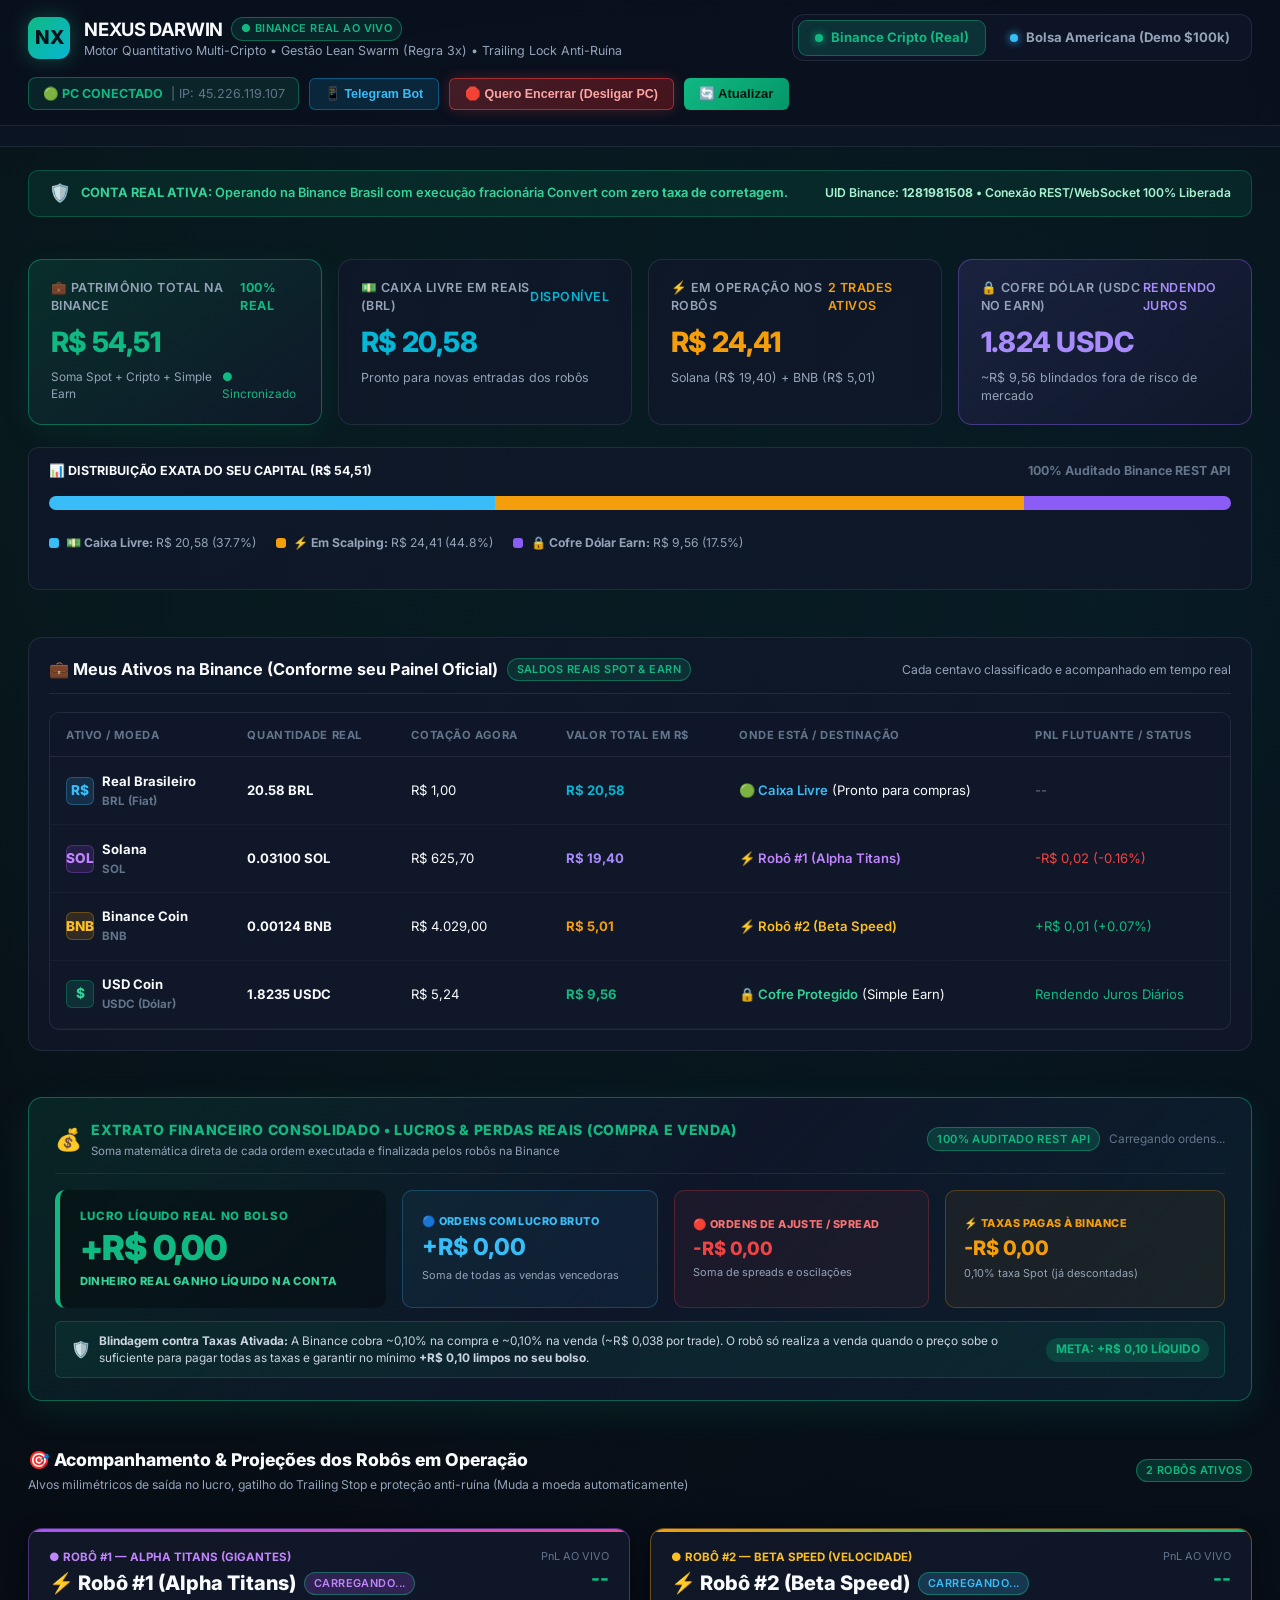
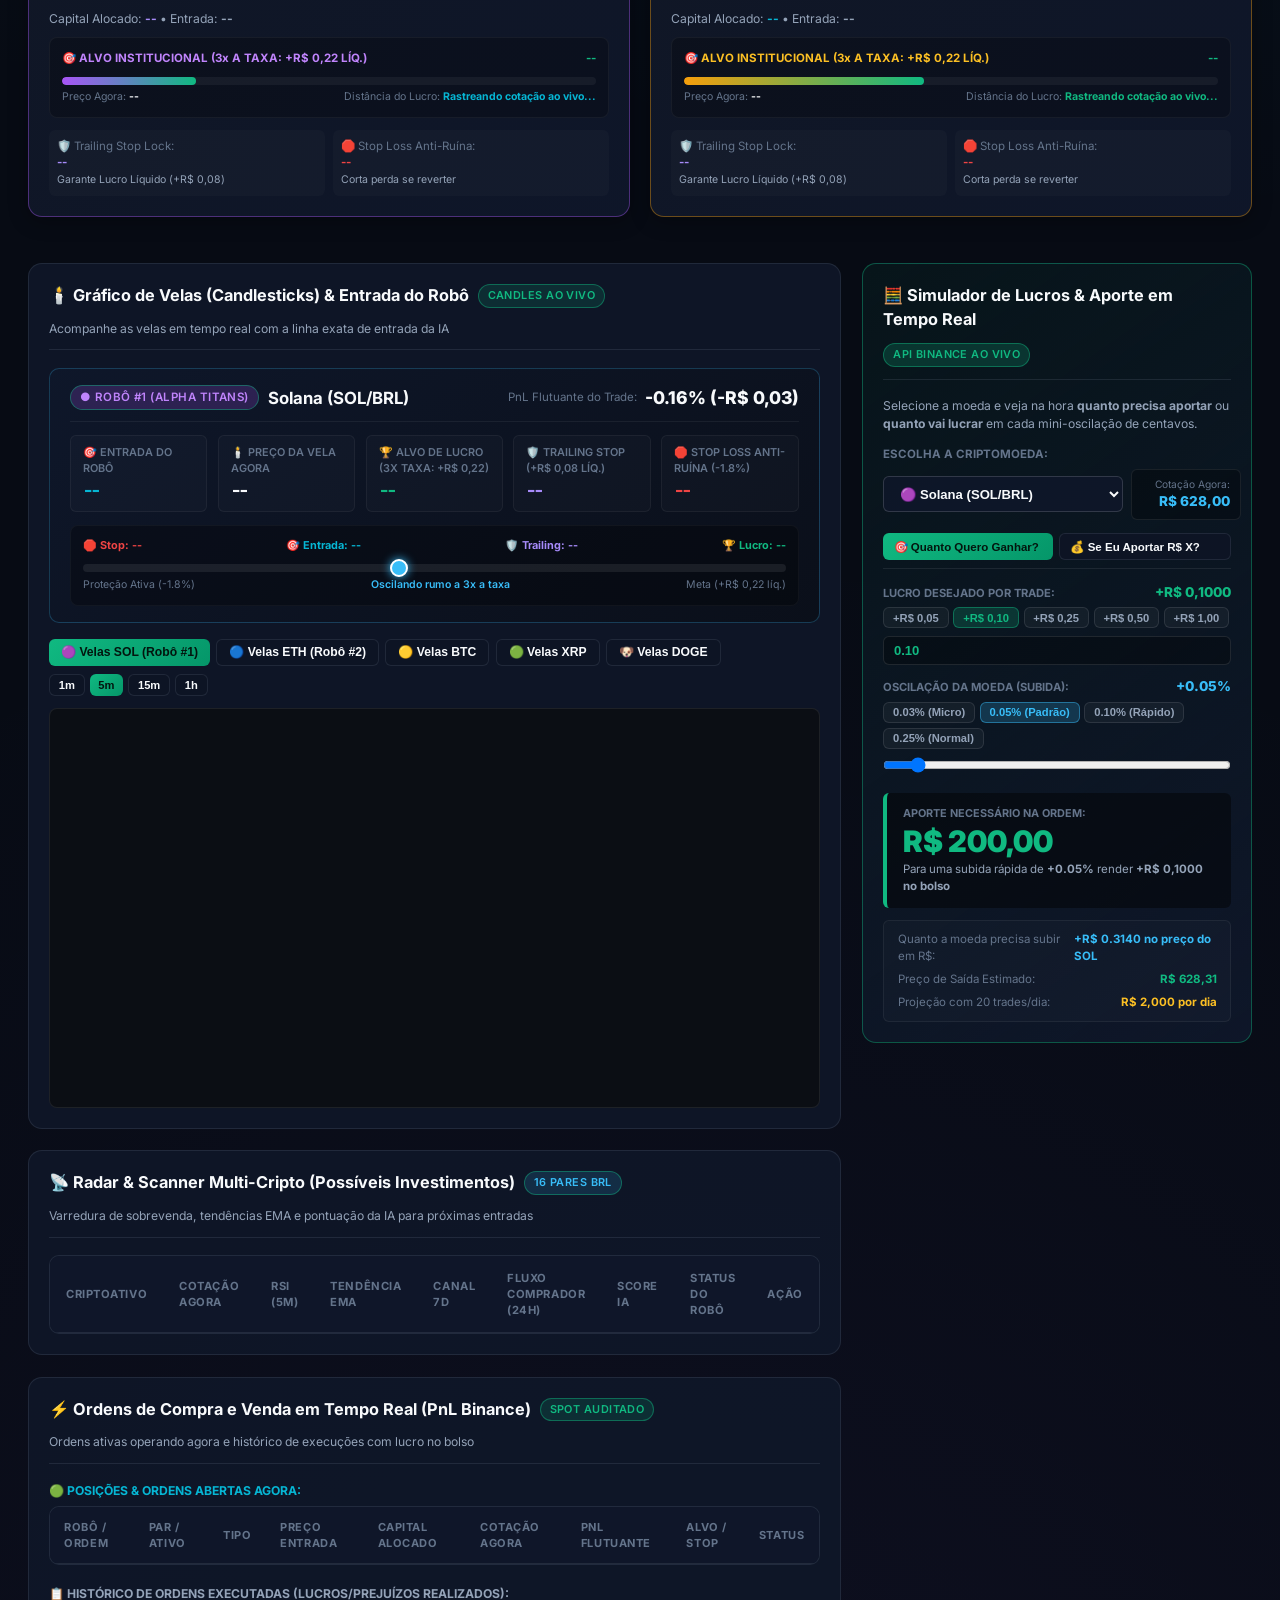
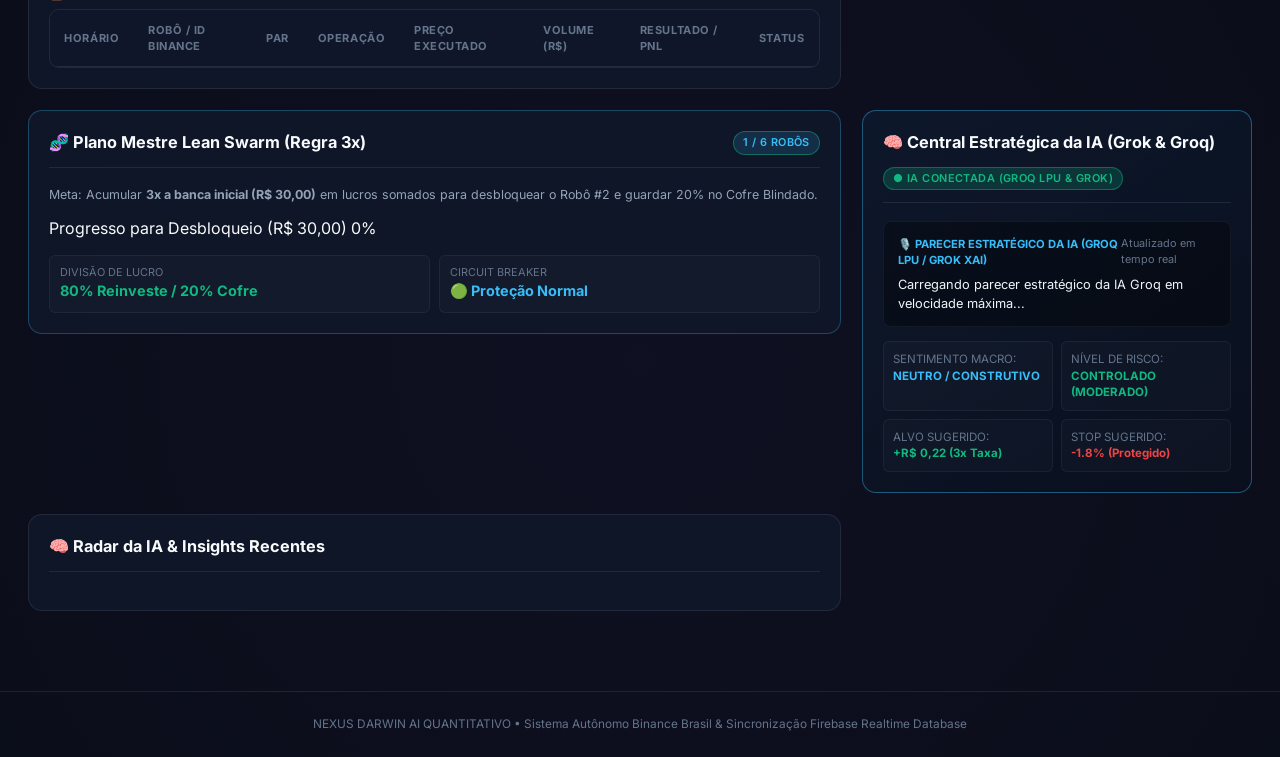
<file: index.html>
<!DOCTYPE html>
<html lang="pt-BR">
<head>
  <meta charset="UTF-8" />
  <meta name="viewport" content="width=device-width, initial-scale=1.0" />
  <title>NEXUS DARWIN — Terminal Quantitativo Binance Real</title>
  <link rel="stylesheet" href="styles.css?v=4.0.0" />
  <link rel="preconnect" href="https://fonts.googleapis.com">
  <link rel="preconnect" href="https://fonts.gstatic.com" crossorigin>
  <link href="https://fonts.googleapis.com/css2?family=Inter:wght@400;500;600;700;800&family=JetBrains+Mono:wght@400;600;700&display=swap" rel="stylesheet">
</head>
<body>

  <!-- Barra de Topo com Navegação entre Ambientes -->
  <header class="top-navbar">
    <div class="brand-area">
      <div class="brand-logo">NX</div>
      <div class="brand-title">
        <h1>
          NEXUS DARWIN
          <span class="badge-live" id="engineStatusBadge">● BINANCE REAL AO VIVO</span>
        </h1>
        <div class="brand-subtitle">
          Motor Quantitativo Multi-Cripto • Gestão Lean Swarm (Regra 3x) • Trailing Lock Anti-Ruína
        </div>
      </div>
    </div>

    <!-- Seletor de Ambiente: Binance Real vs Bolsa Americana Demo -->
    <nav class="nav-switcher-bar" aria-label="Ambientes de Operação">
      <a href="index.html" class="nav-tab-link active-real" title="Operação com Dinheiro Real na Binance">
        <span class="pulse-dot pulse-green"></span>
        <span>Binance Cripto (Real)</span>
      </a>
      <a href="alpaca.html" class="nav-tab-link" title="Simulador Demo Paper Trading na Bolsa Americana">
        <span class="pulse-dot pulse-blue"></span>
        <span>Bolsa Americana (Demo $100k)</span>
      </a>
    </nav>

    <!-- Status de Rede & Ações Rápidas -->
    <div class="controls-group">
      <div style="display: flex; align-items: center; gap: 0.5rem; background: rgba(16, 185, 129, 0.12); padding: 0.4rem 0.85rem; border-radius: 8px; border: 1px solid rgba(16, 185, 129, 0.4); font-size: 0.78rem;">
        <span style="color: #10b981; font-weight: 700;">🟢 PC CONECTADO</span>
        <span style="color: var(--text-muted);">| IP: 45.226.119.107</span>
      </div>

      <button class="btn" style="background: rgba(14, 165, 233, 0.15); border: 1px solid rgba(14, 165, 233, 0.4); color: #38bdf8; font-weight: 700; font-size: 0.78rem; padding: 0.45rem 0.95rem; border-radius: var(--radius-sm); cursor: pointer; display: inline-flex; align-items: center; gap: 0.45rem;" id="btnTelegramModal" onclick="openTelegramModal()" title="Configurar Alertas e Controle Remoto no Celular via Telegram">
        📱 Telegram Bot
      </button>

      <button class="btn btn-shutdown-action" id="btnSafeShutdown" onclick="openSafeShutdownModal()" title="Encerrar operações sem perdas e autorizar desligamento seguro do PC">
        🛑 Quero Encerrar (Desligar PC)
      </button>

      <button class="btn btn-primary" id="btnRefreshRealState" onclick="location.reload()" title="Atualizar dados em tempo real">
        🔄 Atualizar
      </button>
    </div>
  </header>

  <!-- Faixa de Cotações Ao Vivo da Binance -->
  <div class="market-ticker-strip" id="marketTickerStrip">
    <!-- Preenchido dinamicamente pelo app.js -->
  </div>

  <main class="dashboard-container">

    <!-- Banner Informativo do Ambiente -->
    <div class="environment-banner env-real">
      <div style="display: flex; align-items: center; gap: 0.6rem;">
        <span style="font-size: 1.1rem;">🛡️</span>
        <span><strong>CONTA REAL ATIVA:</strong> Operando na Binance Brasil com execução fracionária Convert com <strong>zero taxa de corretagem</strong>.</span>
      </div>
      <div style="font-size: 0.76rem; color: #a7f3d0;">
        UID Binance: <strong>1281981508</strong> • Conexão REST/WebSocket 100% Liberada
      </div>
    </div>

    <!-- 4 CARDS DE SALDO OFICIAL (SOMA, CAIXA, CRIPTO E COFRE) -->
    <section class="kpi-grid">
      <!-- 1. Patrimônio Total Real -->
      <div class="kpi-card vault-highlight">
        <div class="kpi-header">
          <span>💼 Patrimônio Total na Binance</span>
          <span class="text-emerald" style="font-weight: 700;">100% REAL</span>
        </div>
        <div class="kpi-value text-emerald" id="realTotalBalanceBrl">R$ 54,51</div>
        <div class="kpi-sub" style="display: flex; justify-content: space-between; font-size: 0.74rem; margin-top: 0.25rem;">
          <span>Soma Spot + Cripto + Simple Earn</span>
          <span style="color: #10b981;">● Sincronizado</span>
        </div>
      </div>

      <!-- 2. Reais Livres p/ Compras -->
      <div class="kpi-card">
        <div class="kpi-header">
          <span>💵 Caixa Livre em Reais (BRL)</span>
          <span class="text-cyan">DISPONÍVEL</span>
        </div>
        <div class="kpi-value text-cyan" id="realFreeBrl">R$ 20,58</div>
        <div class="kpi-sub">
          <span>Pronto para novas entradas dos robôs</span>
        </div>
      </div>

      <!-- 3. Cripto em Operação (Scalping) -->
      <div class="kpi-card">
        <div class="kpi-header">
          <span>⚡ Em Operação nos Robôs</span>
          <span class="text-amber" id="posHeaderBadge">2 TRADES ATIVOS</span>
        </div>
        <div class="kpi-value text-amber" id="realCryptoHeldBrl">R$ 24,41</div>
        <div class="kpi-sub">
          <span id="realCryptoHeldDetails">Solana (R$ 19,40) + BNB (R$ 5,01)</span>
        </div>
      </div>

      <!-- 4. Cofre Blindado em Dólar Digital -->
      <div class="kpi-card hive-highlight">
        <div class="kpi-header">
          <span>🔒 Cofre Dólar (USDC no Earn)</span>
          <span class="text-purple">RENDENDO JUROS</span>
        </div>
        <div class="kpi-value text-purple" id="realUsdcBrl">1.824 USDC</div>
        <div class="kpi-sub">
          <span>~R$ 9,56 blindados fora de risco de mercado</span>
        </div>
      </div>
    </section>

    <!-- BARRA VISUAL DE DISTRIBUIÇÃO DO PATRIMÔNIO (ONDE ESTÁ CADA CENTAVO) -->
    <div style="background: var(--bg-card); padding: 0.85rem 1.25rem; border-radius: var(--radius-md); border: 1px solid var(--border-subtle); margin-bottom: 1.5rem;">
      <div style="display: flex; justify-content: space-between; align-items: center; font-size: 0.78rem; font-weight: 700;">
        <span style="color: var(--text-primary);">📊 DISTRIBUIÇÃO EXATA DO SEU CAPITAL (R$ 54,51)</span>
        <span style="color: var(--text-muted);">100% Auditado Binance REST API</span>
      </div>
      <div class="capital-breakdown-bar">
        <div class="breakdown-segment seg-cash" id="segCash" style="width: 37.7%;" title="Caixa Livre: R$ 20,58"></div>
        <div class="breakdown-segment seg-trade" id="segTrade" style="width: 44.8%;" title="Em Operação: R$ 24,41"></div>
        <div class="breakdown-segment seg-vault" id="segVault" style="width: 17.5%;" title="Cofre Dólar: R$ 9,56"></div>
      </div>
      <div class="breakdown-legend">
        <div class="legend-item"><span class="legend-dot" style="background: #38bdf8;"></span><span>💵 <strong>Caixa Livre:</strong> <span id="legCashVal">R$ 20,58</span> (37.7%)</span></div>
        <div class="legend-item"><span class="legend-dot" style="background: #f59e0b;"></span><span>⚡ <strong>Em Scalping:</strong> <span id="legTradeVal">R$ 24,41</span> (44.8%)</span></div>
        <div class="legend-item"><span class="legend-dot" style="background: #8b5cf6;"></span><span>🔒 <strong>Cofre Dólar Earn:</strong> <span id="legVaultVal">R$ 9,56</span> (17.5%)</span></div>
      </div>
    </div>

    <!-- SEÇÃO: MEUS ATIVOS NA BINANCE (IDÊNTICO AO SEU EXTRATO OFICIAL) -->
    <section class="section-panel" style="margin-bottom: 1.5rem;">
      <div class="section-header">
        <div class="section-title">
          <span>💼 Meus Ativos na Binance (Conforme seu Painel Oficial)</span>
          <span class="badge-live" style="background: rgba(16, 185, 129, 0.15); color: #10b981;">SALDOS REAIS SPOT & EARN</span>
        </div>
        <div style="font-size: 0.76rem; color: var(--text-secondary);">
          Cada centavo classificado e acompanhado em tempo real
        </div>
      </div>

      <div class="assets-table-wrapper">
        <table class="assets-table">
          <thead>
            <tr>
              <th>Ativo / Moeda</th>
              <th>Quantidade Real</th>
              <th>Cotação Agora</th>
              <th>Valor Total em R$</th>
              <th>Onde Está / Destinação</th>
              <th>PnL Flutuante / Status</th>
            </tr>
          </thead>
          <tbody id="assetsTableBody">
            <!-- Preenchido dinamicamente pelo app.js com os dados reais -->
            <tr>
              <td>
                <div class="asset-chip">
                  <div class="asset-icon-box icon-brl">R$</div>
                  <div><strong>Real Brasileiro</strong><br><span style="color: var(--text-muted); font-size: 0.72rem;">BRL (Fiat)</span></div>
                </div>
              </td>
              <td><strong>20.58 BRL</strong></td>
              <td>R$ 1,00</td>
              <td><strong class="text-cyan">R$ 20,58</strong></td>
              <td><span style="color: #38bdf8; font-weight: 600;">🟢 Caixa Livre</span> (Pronto para compras)</td>
              <td><span style="color: var(--text-muted);">--</span></td>
            </tr>
            <tr>
              <td>
                <div class="asset-chip">
                  <div class="asset-icon-box icon-sol">SOL</div>
                  <div><strong>Solana</strong><br><span style="color: var(--text-muted); font-size: 0.72rem;">SOL</span></div>
                </div>
              </td>
              <td><strong>0.03100 SOL</strong></td>
              <td>R$ 625,70</td>
              <td><strong class="text-purple">R$ 19,40</strong></td>
              <td><span style="color: #c084fc; font-weight: 600;">⚡ Robô #1 (Alpha Titans)</span></td>
              <td><span style="color: #ef4444;" id="solPnlBadge">-R$ 0,02 (-0.16%)</span></td>
            </tr>
            <tr>
              <td>
                <div class="asset-chip">
                  <div class="asset-icon-box icon-bnb">BNB</div>
                  <div><strong>Binance Coin</strong><br><span style="color: var(--text-muted); font-size: 0.72rem;">BNB</span></div>
                </div>
              </td>
              <td><strong>0.00124 BNB</strong></td>
              <td>R$ 4.029,00</td>
              <td><strong class="text-amber">R$ 5,01</strong></td>
              <td><span style="color: #fbbf24; font-weight: 600;">⚡ Robô #2 (Beta Speed)</span></td>
              <td><span style="color: #10b981;" id="bnbPnlBadge">+R$ 0,01 (+0.07%)</span></td>
            </tr>
            <tr>
              <td>
                <div class="asset-chip">
                  <div class="asset-icon-box icon-usdc">$</div>
                  <div><strong>USD Coin</strong><br><span style="color: var(--text-muted); font-size: 0.72rem;">USDC (Dólar)</span></div>
                </div>
              </td>
              <td><strong>1.8235 USDC</strong></td>
              <td>R$ 5,24</td>
              <td><strong class="text-emerald">R$ 9,56</strong></td>
              <td><span style="color: #34d399; font-weight: 600;">🔒 Cofre Protegido</span> (Simple Earn)</td>
              <td><span style="color: #10b981;">Rendendo Juros Diários</span></td>
            </tr>
          </tbody>
        </table>
      </div>
    </section>

    <!-- ===================================================================== -->
    <!-- CARD MESTRE CONSOLIDADO: LUCRO LÍQUIDO REALIZADO (COMPRAS & VENDAS)  -->
    <!-- ===================================================================== -->
    <section class="net-profit-card" style="background: linear-gradient(135deg, rgba(16, 185, 129, 0.12) 0%, rgba(15, 23, 42, 0.95) 50%, rgba(56, 189, 248, 0.08) 100%); border: 1.5px solid rgba(16, 185, 129, 0.45); border-radius: var(--radius-lg); padding: 1.35rem 1.6rem; margin-bottom: 1.5rem; box-shadow: 0 10px 35px rgba(16, 185, 129, 0.12);">
      <div style="display: flex; justify-content: space-between; align-items: center; flex-wrap: wrap; gap: 0.75rem; border-bottom: 1px solid rgba(255, 255, 255, 0.08); padding-bottom: 0.85rem; margin-bottom: 1rem;">
        <div style="display: flex; align-items: center; gap: 0.6rem;">
          <span style="font-size: 1.35rem;">💰</span>
          <div>
            <div style="font-size: 0.88rem; font-weight: 800; color: #10b981; text-transform: uppercase; letter-spacing: 0.05em;">
              EXTRATO FINANCEIRO CONSOLIDADO • LUCROS & PERDAS REAIS (COMPRA E VENDA)
            </div>
            <div style="font-size: 0.72rem; color: var(--text-secondary); margin-top: 0.15rem;">
              Soma matemática direta de cada ordem executada e finalizada pelos robôs na Binance
            </div>
          </div>
        </div>
        <div style="display: flex; align-items: center; gap: 0.6rem;">
          <span class="badge-live" style="background: rgba(16, 185, 129, 0.2); color: #10b981; font-size: 0.70rem;">100% AUDITADO REST API</span>
          <span style="font-size: 0.74rem; color: var(--text-muted);" id="consolidatedTradesBadge">Carregando ordens...</span>
        </div>
      </div>

      <div style="display: grid; grid-template-columns: 1.3fr 1fr 1fr 1.1fr; gap: 1rem; align-items: stretch;" class="profit-summary-grid">
        
        <!-- 1. RESULTADO LÍQUIDO: GRANDE, VERDE, CAIXA ALTA -->
        <div style="background: rgba(0, 0, 0, 0.35); padding: 1.15rem 1.25rem; border-radius: var(--radius-md); border-left: 5px solid #10b981; display: flex; flex-direction: column; justify-content: center;">
          <div style="font-size: 0.72rem; color: #10b981; font-weight: 800; text-transform: uppercase; letter-spacing: 0.06em; margin-bottom: 0.25rem;">
            LUCRO LÍQUIDO REAL NO BOLSO
          </div>
          <div id="netProfitDisplay" style="font-size: 2.15rem; font-weight: 900; color: #10b981; line-height: 1.1; letter-spacing: -0.02em;">
            +R$ 0,00
          </div>
          <div style="font-size: 0.70rem; font-weight: 800; color: #34d399; margin-top: 0.4rem; text-transform: uppercase; letter-spacing: 0.04em;" id="netProfitStatusText">
            DINHEIRO REAL GANHO LÍQUIDO NA CONTA
          </div>
        </div>

        <!-- 2. ORDENS SOMADAS EM AZUL POSITIVO -->
        <div style="background: rgba(56, 189, 248, 0.06); padding: 1.1rem 1.15rem; border-radius: var(--radius-md); border: 1px solid rgba(56, 189, 248, 0.25); display: flex; flex-direction: column; justify-content: center;">
          <div style="font-size: 0.68rem; color: #38bdf8; font-weight: 800; text-transform: uppercase; letter-spacing: 0.04em; margin-bottom: 0.25rem;">
            🔵 ORDENS COM LUCRO BRUTO
          </div>
          <div id="positiveOrdersDisplay" style="font-size: 1.45rem; font-weight: 800; color: #38bdf8; line-height: 1.2;">
            +R$ 0,00
          </div>
          <div style="font-size: 0.68rem; color: #94a3b8; margin-top: 0.35rem;" id="positiveOrdersDetails">
            Soma de todas as vendas vencedoras
          </div>
        </div>

        <!-- 3. ORDENS SOMADAS EM VERMELHO PEQUENO -->
        <div style="background: rgba(239, 68, 68, 0.06); padding: 1.1rem 1.15rem; border-radius: var(--radius-md); border: 1px solid rgba(239, 68, 68, 0.25); display: flex; flex-direction: column; justify-content: center;">
          <div style="font-size: 0.68rem; color: #f87171; font-weight: 800; text-transform: uppercase; letter-spacing: 0.04em; margin-bottom: 0.25rem;">
            🔴 ORDENS DE AJUSTE / SPREAD
          </div>
          <div id="negativeOrdersDisplay" style="font-size: 1.15rem; font-weight: 800; color: #ef4444; line-height: 1.2;">
            -R$ 0,00
          </div>
          <div style="font-size: 0.68rem; color: #94a3b8; margin-top: 0.35rem;" id="negativeOrdersDetails">
            Soma de spreads e oscilações
          </div>
        </div>

        <!-- 4. TAXAS DE CORRETAGEM DA BINANCE (TRANSPARÊNCIA TOTAL) -->
        <div style="background: rgba(245, 158, 11, 0.06); padding: 1.1rem 1.15rem; border-radius: var(--radius-md); border: 1px solid rgba(245, 158, 11, 0.25); display: flex; flex-direction: column; justify-content: center;">
          <div style="font-size: 0.68rem; color: #f59e0b; font-weight: 800; text-transform: uppercase; letter-spacing: 0.04em; margin-bottom: 0.25rem;">
            ⚡ TAXAS PAGAS À BINANCE
          </div>
          <div id="binanceFeesDisplay" style="font-size: 1.25rem; font-weight: 800; color: #f59e0b; line-height: 1.2;">
            -R$ 0,00
          </div>
          <div style="font-size: 0.68rem; color: #94a3b8; margin-top: 0.35rem;" id="binanceFeesDetails">
            0,10% taxa Spot (já descontadas)
          </div>
        </div>

      </div>

      <!-- AVISO DE TRANSPARÊNCIA DE TAXAS & ALVO DE +R$ 0,10 -->
      <div style="margin-top: 0.85rem; padding: 0.65rem 0.95rem; background: rgba(16, 185, 129, 0.08); border: 1px solid rgba(16, 185, 129, 0.25); border-radius: var(--radius-sm); display: flex; align-items: center; justify-content: space-between; font-size: 0.74rem;">
        <div style="color: #cbd5e1; display: flex; align-items: center; gap: 0.5rem;">
          <span style="font-size: 1rem;">🛡️</span>
          <span><strong>Blindagem contra Taxas Ativada:</strong> A Binance cobra ~0,10% na compra e ~0,10% na venda (~R$ 0,038 por trade). O robô só realiza a venda quando o preço sobe o suficiente para pagar todas as taxas e garantir no mínimo <strong>+R$ 0,10 limpos no seu bolso</strong>.</span>
        </div>
        <span style="background: rgba(16, 185, 129, 0.2); color: #10b981; font-weight: 700; padding: 0.2rem 0.6rem; border-radius: 999px; white-space: nowrap;">META: +R$ 0,10 LÍQUIDO</span>
      </div>
    </section>

    <!-- SEÇÃO: ACOMPANHAMENTO DOS 2 ROBÔS COM PROJEÇÃO E METAS DE LUCRO -->
    <div style="margin-bottom: 0.75rem; display: flex; justify-content: space-between; align-items: center;">
      <div>
        <h2 style="font-size: 1.1rem; font-weight: 800; color: var(--text-primary); margin: 0;">
          🎯 Acompanhamento & Projeções dos Robôs em Operação
        </h2>
        <div style="font-size: 0.76rem; color: var(--text-secondary); margin-top: 0.2rem;">
          Alvos milimétricos de saída no lucro, gatilho do Trailing Stop e proteção anti-ruína (Muda a moeda automaticamente)
        </div>
      </div>
      <span class="badge-live" style="background: rgba(16, 185, 129, 0.2); color: #10b981;">2 ROBÔS ATIVOS</span>
    </div>

    <div class="dual-bots-grid">
      <!-- CARD ROBÔ #1: ALPHA TITANS (DINÂMICO) -->
      <div class="bot-projection-card bot-alpha">
        <div style="display: flex; justify-content: space-between; align-items: flex-start; margin-bottom: 0.75rem;">
          <div>
            <div style="font-size: 0.72rem; color: #c084fc; font-weight: 700; text-transform: uppercase;">
              ● ROBÔ #1 — ALPHA TITANS (GIGANTES)
            </div>
            <div style="font-size: 1.25rem; font-weight: 800; display: flex; align-items: center; gap: 0.5rem; margin-top: 0.2rem;">
              <span id="alphaAssetTitle">⚡ Robô #1 (Alpha Titans)</span>
              <span class="badge-live" style="background: rgba(168, 85, 247, 0.2); color: #c084fc;" id="alphaStatusBadge">CARREGANDO...</span>
            </div>
          </div>
          <div style="text-align: right;">
            <div style="font-size: 0.68rem; color: var(--text-muted);">PnL AO VIVO</div>
            <div style="font-size: 1.2rem; font-weight: 800; color: #10b981;" id="alphaLivePnL">--</div>
          </div>
        </div>

        <div style="font-size: 0.76rem; color: var(--text-secondary); margin-bottom: 0.6rem;" id="alphaAllocatedDetails">
          Capital Alocado: <strong class="text-purple">--</strong> • Entrada: <strong id="alphaEntryPrice">--</strong>
        </div>

        <!-- Termômetro de Projeção até a Venda no Lucro -->
        <div style="background: rgba(0,0,0,0.25); padding: 0.75rem; border-radius: 8px; border: 1px solid rgba(255,255,255,0.05); margin-bottom: 0.75rem;">
          <div style="display: flex; justify-content: space-between; font-size: 0.72rem; font-weight: 700;">
            <span style="color: #c084fc;">🎯 ALVO INSTITUCIONAL (3x A TAXA: +R$ 0,22 LÍQ.)</span>
            <span class="text-emerald" id="alphaTargetPrice">--</span>
          </div>
          <div class="target-progress-track">
            <div class="target-progress-fill" id="alphaProgressFill" style="width: 25%; background: linear-gradient(90deg, #a855f7, #10b981);"></div>
          </div>
          <div style="display: flex; justify-content: space-between; font-size: 0.66rem; color: var(--text-muted); margin-top: 0.3rem;">
            <span>Preço Agora: <strong id="alphaCurrentPrice" style="color: #f8fafc;">--</strong></span>
            <span>Distância do Lucro: <strong class="text-cyan" id="alphaDistTarget">Rastreando cotação ao vivo...</strong></span>
          </div>
        </div>

        <!-- Gatilhos Técnicos de Proteção -->
        <div style="display: grid; grid-template-columns: 1fr 1fr; gap: 0.5rem; font-size: 0.72rem;">
          <div style="background: rgba(255,255,255,0.02); padding: 0.5rem; border-radius: 6px;">
            <span style="color: var(--text-muted);">🛡️ Trailing Stop Lock:</span><br>
            <strong class="text-purple" id="alphaTrailingPrice">--</strong><br>
            <span style="font-size: 0.66rem; color: var(--text-secondary);">Garante Lucro Líquido (+R$ 0,08)</span>
          </div>
          <div style="background: rgba(255,255,255,0.02); padding: 0.5rem; border-radius: 6px;">
            <span style="color: var(--text-muted);">🛑 Stop Loss Anti-Ruína:</span><br>
            <strong class="text-red" id="alphaStopPrice">--</strong><br>
            <span style="font-size: 0.66rem; color: var(--text-secondary);">Corta perda se reverter</span>
          </div>
        </div>
      </div>

      <!-- CARD ROBÔ #2: BETA SPEED (VELOCIDADE) -->
      <div class="bot-projection-card bot-beta">
        <div style="display: flex; justify-content: space-between; align-items: flex-start; margin-bottom: 0.75rem;">
          <div>
            <div style="font-size: 0.72rem; color: #fbbf24; font-weight: 700; text-transform: uppercase;">
              ● ROBÔ #2 — BETA SPEED (VELOCIDADE)
            </div>
            <div style="font-size: 1.25rem; font-weight: 800; display: flex; align-items: center; gap: 0.5rem; margin-top: 0.2rem;">
              <span id="betaAssetTitle">⚡ Robô #2 (Beta Speed)</span>
              <span class="badge-live" style="background: rgba(56, 189, 248, 0.2); color: #38bdf8;" id="betaStatusBadge">CARREGANDO...</span>
            </div>
          </div>
          <div style="text-align: right;">
            <div style="font-size: 0.68rem; color: var(--text-muted);">PnL AO VIVO</div>
            <div style="font-size: 1.2rem; font-weight: 800; color: #10b981;" id="betaLivePnL">--</div>
          </div>
        </div>

        <div style="font-size: 0.76rem; color: var(--text-secondary); margin-bottom: 0.6rem;" id="betaAllocatedDetails">
          Capital Alocado: <strong class="text-cyan">--</strong> • Entrada: <strong id="betaEntryPrice">--</strong>
        </div>

        <!-- Termômetro de Projeção até a Venda no Lucro -->
        <div style="background: rgba(0,0,0,0.25); padding: 0.75rem; border-radius: 8px; border: 1px solid rgba(255,255,255,0.05); margin-bottom: 0.75rem;">
          <div style="display: flex; justify-content: space-between; font-size: 0.72rem; font-weight: 700;">
            <span style="color: #fbbf24;">🎯 ALVO INSTITUCIONAL (3x A TAXA: +R$ 0,22 LÍQ.)</span>
            <span class="text-emerald" id="betaTargetPrice">--</span>
          </div>
          <div class="target-progress-track">
            <div class="target-progress-fill" id="betaProgressFill" style="width: 45%; background: linear-gradient(90deg, #f59e0b, #10b981);"></div>
          </div>
          <div style="display: flex; justify-content: space-between; font-size: 0.66rem; color: var(--text-muted); margin-top: 0.3rem;">
            <span>Preço Agora: <strong id="betaCurrentPrice" style="color: #f8fafc;">--</strong></span>
            <span>Distância do Lucro: <strong class="text-emerald" id="betaDistTarget">Rastreando cotação ao vivo...</strong></span>
          </div>
        </div>

        <!-- Gatilhos Técnicos de Proteção -->
        <div style="display: grid; grid-template-columns: 1fr 1fr; gap: 0.5rem; font-size: 0.72rem;">
          <div style="background: rgba(255,255,255,0.02); padding: 0.5rem; border-radius: 6px;">
            <span style="color: var(--text-muted);">🛡️ Trailing Stop Lock:</span><br>
            <strong class="text-purple" id="betaTrailingPrice">--</strong><br>
            <span style="font-size: 0.66rem; color: var(--text-secondary);">Garante Lucro Líquido (+R$ 0,08)</span>
          </div>
          <div style="background: rgba(255,255,255,0.02); padding: 0.5rem; border-radius: 6px;">
            <span style="color: var(--text-muted);">🛑 Stop Loss Anti-Ruína:</span><br>
            <strong class="text-red" id="betaStopPrice">--</strong><br>
            <span style="font-size: 0.66rem; color: var(--text-secondary);">Corta perda se reverter</span>
          </div>
        </div>
      </div>
    </div>

    <!-- GRID DE TRABALHO: GRÁFICO + PAINEL DE ESCALA LEAN SWARM -->
    <div class="main-workspace-grid">

      <!-- Coluna Esquerda: Gráfico TradingView Oficial com Velas e Entrada do Robô -->
      <div style="display: flex; flex-direction: column; gap: 1.35rem;">
        
        <!-- SEÇÃO: GRÁFICO DE VELAS (CANDLESTICKS) & ENTRADA DOS ROBÔS -->
        <section class="section-panel">
          <div class="section-header">
            <div class="section-title">
              <span>🕯️ Gráfico de Velas (Candlesticks) & Entrada do Robô</span>
              <span class="badge-live" style="background: rgba(16, 185, 129, 0.15); color: #10b981;">CANDLES AO VIVO</span>
            </div>
            <div style="font-size: 0.76rem; color: var(--text-secondary);">
              Acompanhe as velas em tempo real com a linha exata de entrada da IA
            </div>
          </div>

          <!-- HUD DO TRADE OPERANDO NO MOMENTO (ENTRADA, VELAS, ALVOS E PNL) -->
          <div class="candle-hud-panel" id="candleHudPanel">
            <div class="candle-hud-header">
              <div style="display: flex; align-items: center; gap: 0.6rem;">
                <span class="badge-live" style="background: rgba(168, 85, 247, 0.2); color: #c084fc; font-size: 0.72rem;" id="hudBotBadge">● ROBÔ #1 (ALPHA TITANS)</span>
                <strong style="font-size: 1.05rem;" id="hudPairName">Solana (SOL/BRL)</strong>
              </div>
              <div style="display: flex; align-items: center; gap: 0.5rem;">
                <span style="font-size: 0.72rem; color: var(--text-muted);">PnL Flutuante do Trade:</span>
                <span style="font-size: 1.1rem; font-weight: 800;" id="hudLivePnL">-0.16% (-R$ 0,03)</span>
              </div>
            </div>

            <!-- Métricas Técnicas da Entrada e Alvos -->
            <div class="candle-hud-metrics-grid">
              <div class="candle-hud-card">
                <div class="candle-hud-label">🎯 Entrada do Robô</div>
                <div class="candle-hud-val text-cyan" id="hudEntryPrice">--</div>
              </div>
              <div class="candle-hud-card">
                <div class="candle-hud-label">🕯️ Preço da Vela Agora</div>
                <div class="candle-hud-val" id="hudCurrentPrice" style="color: #f8fafc;">--</div>
              </div>
              <div class="candle-hud-card">
                <div class="candle-hud-label">🏆 Alvo de Lucro (3x Taxa: +R$ 0,22)</div>
                <div class="candle-hud-val text-emerald" id="hudTargetPrice">--</div>
              </div>
              <div class="candle-hud-card">
                <div class="candle-hud-label">🛡️ Trailing Stop (+R$ 0,08 líq.)</div>
                <div class="candle-hud-val text-purple" id="hudTrailingPrice">--</div>
              </div>
              <div class="candle-hud-card">
                <div class="candle-hud-label">🛑 Stop Loss Anti-Ruína (-1.8%)</div>
                <div class="candle-hud-val text-red" id="hudStopPrice">--</div>
              </div>
            </div>

            <!-- Termômetro Visual do Trade: Onde a Vela Atual está em relação à Entrada e ao Alvo -->
            <div class="candle-gauge-container">
              <div style="display: flex; justify-content: space-between; font-size: 0.68rem; font-weight: 700;">
                <span class="text-red">🛑 Stop: <span id="gaugeStopVal">--</span></span>
                <span class="text-cyan">🎯 Entrada: <span id="gaugeEntryVal">--</span></span>
                <span class="text-purple">🛡️ Trailing: <span id="gaugeTrailVal">--</span></span>
                <span class="text-emerald">🏆 Lucro: <span id="gaugeTargetVal">--</span></span>
              </div>
              <div class="candle-gauge-track">
                <div class="candle-gauge-marker" id="candleGaugeMarker" style="left: 45%;" title="Preço Atual da Vela"></div>
              </div>
              <div style="display: flex; justify-content: space-between; font-size: 0.66rem; color: var(--text-muted);">
                <span>Proteção Ativa (-1.8%)</span>
                <span id="gaugeStatusText" style="color: #38bdf8; font-weight: 600;">Oscilando rumo a 3x a taxa</span>
                <span>Meta (+R$ 0,22 líq.)</span>
              </div>
            </div>
          </div>

          <!-- Seletores de Par para o Gráfico de Velas -->
          <div style="display: flex; justify-content: space-between; align-items: center; flex-wrap: wrap; gap: 0.5rem; margin-bottom: 0.75rem;">
            <!-- Tabs de Moedas em Operação e Radar (Atualizadas em tempo real pelo app.js) -->
            <div style="display: flex; gap: 0.4rem; flex-wrap: wrap;" id="assetChartTabs">
              <button class="btn btn-primary" onclick="selectCandleChart('SOL', 'BINANCE:SOLBRL', null, null, null, null, 'Robô #1 (Alpha Titans)', this)" style="padding: 0.35rem 0.75rem; font-size: 0.76rem;">
                🟣 Velas SOL (Robô #1)
              </button>
              <button class="btn" onclick="selectCandleChart('ETH', 'BINANCE:ETHBRL', null, null, null, null, 'Robô #2 (Beta Speed)', this)" style="padding: 0.35rem 0.75rem; font-size: 0.76rem;">
                🔵 Velas ETH (Robô #2)
              </button>
              <button class="btn" onclick="selectCandleChart('BTC', 'BINANCE:BTCBRL', null, null, null, null, 'Radar de Mercado', this)" style="padding: 0.35rem 0.75rem; font-size: 0.76rem;">
                🟡 Velas BTC
              </button>
              <button class="btn" onclick="selectCandleChart('XRP', 'BINANCE:XRPBRL', null, null, null, null, 'Radar de Mercado', this)" style="padding: 0.35rem 0.75rem; font-size: 0.76rem;">
                🟢 Velas XRP
              </button>
              <button class="btn" onclick="selectCandleChart('DOGE', 'BINANCE:DOGEBRL', null, null, null, null, 'Radar de Mercado', this)" style="padding: 0.35rem 0.75rem; font-size: 0.76rem;">
                🐶 Velas DOGE
              </button>
            </div>

            <!-- Seletor de Tempo Gráfico das Velas -->
            <div style="display: flex; gap: 0.3rem;">
              <button class="btn" onclick="changeInterval('1', this)" style="padding: 0.25rem 0.55rem; font-size: 0.70rem;">1m</button>
              <button class="btn btn-primary" onclick="changeInterval('5', this)" style="padding: 0.25rem 0.55rem; font-size: 0.70rem;">5m</button>
              <button class="btn" onclick="changeInterval('15', this)" style="padding: 0.25rem 0.55rem; font-size: 0.70rem;">15m</button>
              <button class="btn" onclick="changeInterval('60', this)" style="padding: 0.25rem 0.55rem; font-size: 0.70rem;">1h</button>
            </div>
          </div>

          <!-- Iframe TradingView Oficial em Modo Velas Japonesas (Style=1) -->
          <div id="tradingview_chart_container" style="height: 400px; width: 100%; border-radius: 8px; overflow: hidden; background: #0b0e14; border: 1px solid rgba(255,255,255,0.08);">
            <iframe id="tv_iframe" src="https://s.tradingview.com/widgetembed/?frameElementId=tradingview_chart&symbol=BINANCE%3ASOLBRL&interval=5&hidesidetoolbar=1&symboledit=1&saveimage=1&toolbarbg=0b0e14&studies=%5B%5D&theme=dark&style=1&timezone=America%2FSao_Paulo&studies_overrides=%7B%7D&overrides=%7B%7D&enabled_features=%5B%5D&disabled_features=%5B%5D&locale=br" style="width: 100%; height: 100%; border: none;"></iframe>
          </div>
        </section>

        <!-- SEÇÃO: RADAR & SCANNER MULTI-CRIPTO (POSSÍVEIS INVESTIMENTOS) -->
        <section class="section-panel">
          <div class="section-header">
            <div class="section-title">
              <span>📡 Radar & Scanner Multi-Cripto (Possíveis Investimentos)</span>
              <span class="badge-live" style="background: rgba(56, 189, 248, 0.15); color: #38bdf8;">16 PARES BRL</span>
            </div>
            <div style="font-size: 0.76rem; color: var(--text-secondary);">
              Varredura de sobrevenda, tendências EMA e pontuação da IA para próximas entradas
            </div>
          </div>

          <div class="scanner-table-wrapper">
            <table class="scanner-table">
              <thead>
                <tr>
                  <th>Criptoativo</th>
                  <th>Cotação Agora</th>
                  <th>RSI (5M)</th>
                  <th>Tendência EMA</th>
                  <th>Canal 7D</th>
                  <th>Fluxo Comprador (24h)</th>
                  <th>Score IA</th>
                  <th>Status do Robô</th>
                  <th>Ação</th>
                </tr>
              </thead>
              <tbody id="scannerTableBody">
                <!-- Preenchido dinamicamente pelo app.js -->
              </tbody>
            </table>
          </div>
        </section>

        <!-- SEÇÃO: LIVRO DE ORDENS EM TEMPO REAL & HISTÓRICO DE TRADES COM LUCROS/PREJUÍZOS -->
        <section class="section-panel">
          <div class="section-header">
            <div class="section-title">
              <span>⚡ Ordens de Compra e Venda em Tempo Real (PnL Binance)</span>
              <span class="badge-live" style="background: rgba(16, 185, 129, 0.15); color: #10b981;">SPOT AUDITADO</span>
            </div>
            <div style="font-size: 0.76rem; color: var(--text-secondary);">
              Ordens ativas operando agora e histórico de execuções com lucro no bolso
            </div>
          </div>

          <!-- Tabela de Ordens Ativas (Compradas operando agora) -->
          <div style="font-size: 0.76rem; font-weight: 700; color: var(--accent-cyan); margin-bottom: 0.4rem; display: flex; align-items: center; gap: 0.4rem;">
            <span>🟢 POSIÇÕES & ORDENS ABERTAS AGORA:</span>
          </div>
          <div class="scanner-table-wrapper" style="margin-bottom: 1.25rem;">
            <table class="orders-table">
              <thead>
                <tr>
                  <th>Robô / Ordem</th>
                  <th>Par / Ativo</th>
                  <th>Tipo</th>
                  <th>Preço Entrada</th>
                  <th>Capital Alocado</th>
                  <th>Cotação Agora</th>
                  <th>PnL Flutuante</th>
                  <th>Alvo / Stop</th>
                  <th>Status</th>
                </tr>
              </thead>
              <tbody id="openOrdersTableBody">
                <!-- Preenchido pelo app.js -->
              </tbody>
            </table>
          </div>

          <!-- Tabela de Histórico de Execuções -->
          <div style="font-size: 0.76rem; font-weight: 700; color: var(--text-secondary); margin-bottom: 0.4rem; display: flex; align-items: center; gap: 0.4rem;">
            <span>📋 HISTÓRICO DE ORDENS EXECUTADAS (LUCROS/PREJUÍZOS REALIZADOS):</span>
          </div>
          <div class="scanner-table-wrapper">
            <table class="orders-table">
              <thead>
                <tr>
                  <th>Horário</th>
                  <th>Robô / ID Binance</th>
                  <th>Par</th>
                  <th>Operação</th>
                  <th>Preço Executado</th>
                  <th>Volume (R$)</th>
                  <th>Resultado / PnL</th>
                  <th>Status</th>
                </tr>
              </thead>
              <tbody id="closedOrdersTableBody">
                <!-- Preenchido pelo app.js -->
              </tbody>
            </table>
          </div>
        </section>

      </div>

      <!-- Coluna Direita: Métricas de Escala Lean Swarm & Cérebro IA -->
        <!-- ============================================================= -->
        <!-- SEÇÃO: CALCULADORA & SIMULADOR DE SCALPING POR CRIPTO         -->
        <!-- ============================================================= -->
        <section class="section-panel" style="border: 1.5px solid rgba(16, 185, 129, 0.4); background: linear-gradient(145deg, rgba(16, 185, 129, 0.06), rgba(15, 23, 42, 0.95));">
          <div class="section-header">
            <div class="section-title">
              <span>🧮 Simulador de Lucros & Aporte em Tempo Real</span>
            </div>
            <span class="badge-live" style="background: rgba(16, 185, 129, 0.2); color: #10b981;">API BINANCE AO VIVO</span>
          </div>

          <div style="font-size: 0.76rem; color: var(--text-secondary); margin-bottom: 0.85rem;">
            Selecione a moeda e veja na hora <strong>quanto precisa aportar</strong> ou <strong>quanto vai lucrar</strong> em cada mini-oscilação de centavos.
          </div>

          <!-- Seletor de Criptomoeda -->
          <div style="margin-bottom: 0.85rem;">
            <label style="font-size: 0.72rem; font-weight: 700; color: var(--text-muted); text-transform: uppercase; display: block; margin-bottom: 0.35rem;">
              Escolha a Criptomoeda:
            </label>
            <div style="display: flex; gap: 0.5rem; align-items: center;">
              <select id="simCoinSelect" style="flex: 1; background: rgba(15, 23, 42, 0.9); color: #f8fafc; border: 1px solid rgba(255, 255, 255, 0.15); border-radius: var(--radius-sm); padding: 0.55rem 0.75rem; font-size: 0.82rem; font-weight: 700; outline: none; cursor: pointer;">
                <option value="SOLBRL" data-coin="SOL" selected>🟣 Solana (SOL/BRL)</option>
                <option value="LTCBRL" data-coin="LTC">🪙 Litecoin (LTC/BRL)</option>
                <option value="ETHBRL" data-coin="ETH">🔵 Ethereum (ETH/BRL)</option>
                <option value="BTCBRL" data-coin="BTC">🟠 Bitcoin (BTC/BRL)</option>
                <option value="BNBBRL" data-coin="BNB">🟡 Binance Coin (BNB/BRL)</option>
                <option value="XRPBRL" data-coin="XRP">🟢 Ripple (XRP/BRL)</option>
                <option value="DOGEBRL" data-coin="DOGE">🐶 Dogecoin (DOGE/BRL)</option>
                <option value="ADABRL" data-coin="ADA">🔷 Cardano (ADA/BRL)</option>
                <option value="SUIBRL" data-coin="SUI">💧 Sui (SUI/BRL)</option>
                <option value="LINKBRL" data-coin="LINK">🔗 Chainlink (LINK/BRL)</option>
                <option value="AVAXBRL" data-coin="AVAX">🔺 Avalanche (AVAX/BRL)</option>
                <option value="NEARBRL" data-coin="NEAR">🌐 NEAR Protocol (NEAR/BRL)</option>
                <option value="PEPEBRL" data-coin="PEPE">🐸 Pepe (PEPE/BRL)</option>
              </select>
              <div style="background: rgba(0,0,0,0.3); border: 1px solid rgba(255,255,255,0.08); padding: 0.45rem 0.65rem; border-radius: var(--radius-sm); text-align: right; min-width: 110px;">
                <div style="font-size: 0.64rem; color: var(--text-muted);">Cotação Agora:</div>
                <div style="font-size: 0.85rem; font-weight: 800; color: #38bdf8;" id="simCurPriceDisplay">R$ 627,10</div>
              </div>
            </div>
          </div>

          <!-- Abas de Modo de Simulação -->
          <div style="display: flex; gap: 0.35rem; margin-bottom: 0.85rem; border-bottom: 1px solid rgba(255, 255, 255, 0.08); padding-bottom: 0.5rem;">
            <button class="btn btn-primary" id="simTabModeGoal" onclick="switchSimMode('goal')" style="padding: 0.35rem 0.65rem; font-size: 0.72rem; flex: 1;">
              🎯 Quanto Quero Ganhar?
            </button>
            <button class="btn" id="simTabModeCapital" onclick="switchSimMode('capital')" style="padding: 0.35rem 0.65rem; font-size: 0.72rem; flex: 1;">
              💰 Se Eu Aportar R$ X?
            </button>
          </div>

          <!-- MODO 1: QUANTO QUERO GANHAR (Calcula o aporte necessário) -->
          <div id="simModeGoalContainer">
            <div style="margin-bottom: 0.75rem;">
              <div style="display: flex; justify-content: space-between; align-items: center; margin-bottom: 0.3rem;">
                <span style="font-size: 0.70rem; color: var(--text-muted); font-weight: 700; text-transform: uppercase;">Lucro Desejado por Trade:</span>
                <span style="font-size: 0.85rem; font-weight: 800; color: #10b981;" id="simTargetProfitLabel">+R$ 0,10</span>
              </div>
              <!-- Chips rápidos de Lucro -->
              <div style="display: flex; gap: 0.3rem; flex-wrap: wrap; margin-bottom: 0.45rem;">
                <button type="button" class="sim-chip" onclick="setSimProfit(0.05)">+R$ 0,05</button>
                <button type="button" class="sim-chip active" onclick="setSimProfit(0.10)">+R$ 0,10</button>
                <button type="button" class="sim-chip" onclick="setSimProfit(0.25)">+R$ 0,25</button>
                <button type="button" class="sim-chip" onclick="setSimProfit(0.50)">+R$ 0,50</button>
                <button type="button" class="sim-chip" onclick="setSimProfit(1.00)">+R$ 1,00</button>
              </div>
              <input type="number" id="simTargetProfitInput" value="0.10" step="0.05" min="0.01" style="width: 100%; background: rgba(0,0,0,0.3); border: 1px solid rgba(255,255,255,0.1); border-radius: var(--radius-sm); padding: 0.4rem 0.6rem; color: #10b981; font-weight: 800; font-size: 0.82rem;" oninput="updateSimulator()" />
            </div>

            <div style="margin-bottom: 0.85rem;">
              <div style="display: flex; justify-content: space-between; align-items: center; margin-bottom: 0.3rem;">
                <span style="font-size: 0.70rem; color: var(--text-muted); font-weight: 700; text-transform: uppercase;">Oscilação da Moeda (Subida):</span>
                <span style="font-size: 0.85rem; font-weight: 800; color: #38bdf8;" id="simOscLabel">+0.05%</span>
              </div>
              <!-- Chips rápidos de oscilação -->
              <div style="display: flex; gap: 0.3rem; flex-wrap: wrap; margin-bottom: 0.45rem;">
                <button type="button" class="sim-osc-chip" onclick="setSimOsc(0.03)">0.03% (Micro)</button>
                <button type="button" class="sim-osc-chip active" onclick="setSimOsc(0.05)">0.05% (Padrão)</button>
                <button type="button" class="sim-osc-chip" onclick="setSimOsc(0.10)">0.10% (Rápido)</button>
                <button type="button" class="sim-osc-chip" onclick="setSimOsc(0.25)">0.25% (Normal)</button>
              </div>
              <input type="range" id="simOscSlider" min="0.01" max="0.50" step="0.01" value="0.05" style="width: 100%; cursor: pointer;" oninput="onSimSliderChange(this.value)" />
            </div>

            <!-- CARD DE RESULTADO DO MODO 1 -->
            <div style="background: rgba(0, 0, 0, 0.45); border-left: 4px solid #10b981; border-radius: var(--radius-sm); padding: 0.85rem 1rem; margin-bottom: 0.75rem;">
              <div style="font-size: 0.68rem; color: var(--text-muted); font-weight: 700; text-transform: uppercase;">
                Aporte Necessário na Ordem:
              </div>
              <div style="font-size: 1.85rem; font-weight: 900; color: #10b981; line-height: 1.1; margin: 0.2rem 0;" id="simResultCapital">
                R$ 200,00
              </div>
              <div style="font-size: 0.72rem; color: #94a3b8;" id="simResultDetail">
                Para essa subida de <strong>0.05%</strong> gerar <strong>+R$ 0,10 limpos</strong>
              </div>
            </div>
          </div>

          <!-- MODO 2: SE EU APORTAR R$ X (Calcula o lucro gerado) -->
          <div id="simModeCapitalContainer" style="display: none;">
            <div style="margin-bottom: 0.75rem;">
              <div style="display: flex; justify-content: space-between; align-items: center; margin-bottom: 0.3rem;">
                <span style="font-size: 0.70rem; color: var(--text-muted); font-weight: 700; text-transform: uppercase;">Capital que você quer Aportar:</span>
                <span style="font-size: 0.85rem; font-weight: 800; color: #38bdf8;" id="simCapitalLabel">R$ 100,00</span>
              </div>
              <!-- Chips rápidos de Capital -->
              <div style="display: flex; gap: 0.3rem; flex-wrap: wrap; margin-bottom: 0.45rem;">
                <button type="button" class="sim-cap-chip" onclick="setSimCapital(19.42)">R$ 19,42 (Atual)</button>
                <button type="button" class="sim-cap-chip" onclick="setSimCapital(50)">R$ 50</button>
                <button type="button" class="sim-cap-chip active" onclick="setSimCapital(100)">R$ 100</button>
                <button type="button" class="sim-cap-chip" onclick="setSimCapital(200)">R$ 200</button>
                <button type="button" class="sim-cap-chip" onclick="setSimCapital(500)">R$ 500</button>
              </div>
              <input type="number" id="simCapitalInput" value="100" step="10" min="5" style="width: 100%; background: rgba(0,0,0,0.3); border: 1px solid rgba(255,255,255,0.1); border-radius: var(--radius-sm); padding: 0.4rem 0.6rem; color: #38bdf8; font-weight: 800; font-size: 0.82rem;" oninput="updateSimulator()" />
            </div>

            <!-- CARD DE RESULTADO DO MODO 2 -->
            <div style="background: rgba(0, 0, 0, 0.45); border-left: 4px solid #38bdf8; border-radius: var(--radius-sm); padding: 0.85rem 1rem; margin-bottom: 0.75rem;">
              <div style="font-size: 0.68rem; color: var(--text-muted); font-weight: 700; text-transform: uppercase;">
                Lucro por Micro-Oscilação (0.05%):
              </div>
              <div style="font-size: 1.85rem; font-weight: 900; color: #38bdf8; line-height: 1.1; margin: 0.2rem 0;" id="simResultProfitFromCap">
                +R$ 0,05
              </div>
              <div style="font-size: 0.72rem; color: #94a3b8;" id="simResultProfitDetail">
                No Trailing (0.03%): <strong class="text-purple" id="simProfitTrail">+R$ 0,03</strong> • No Alvo (+R$ 0,25%): <strong class="text-emerald" id="simProfitAlvo">+R$ 0,25</strong>
              </div>
            </div>
          </div>

          <!-- DETALHES TÉCNICOS DO MOVIMENTO DO PREÇO DA MOEDA -->
          <div style="background: rgba(255, 255, 255, 0.02); border: 1px solid rgba(255,255,255,0.06); border-radius: var(--radius-sm); padding: 0.65rem 0.85rem; font-size: 0.72rem; display: flex; flex-direction: column; gap: 0.4rem;">
            <div style="display: flex; justify-content: space-between;">
              <span style="color: var(--text-muted);">Quanto a moeda precisa subir em R$:</span>
              <strong style="color: #38bdf8;" id="simPriceDeltaText">+R$ 0,31 no preço</strong>
            </div>
            <div style="display: flex; justify-content: space-between;">
              <span style="color: var(--text-muted);">Preço de Saída Estimado:</span>
              <strong style="color: #10b981;" id="simTargetExitPrice">R$ 627,41</strong>
            </div>
            <div style="display: flex; justify-content: space-between;">
              <span style="color: var(--text-muted);">Projeção com 20 trades/dia:</span>
              <strong style="color: #fbbf24;" id="simDailyProjection">R$ 2,00 por dia</strong>
            </div>
          </div>
        </section>

        <!-- Painel Lean Swarm: Regra dos 3x & Divisão 80/20 -->
        <section class="section-panel" style="border: 1px solid rgba(56, 189, 248, 0.3);">
          <div class="section-header">
            <div class="section-title">
              <span>🧬 Plano Mestre Lean Swarm (Regra 3x)</span>
            </div>
            <span class="badge-live" style="background: rgba(56, 189, 248, 0.15); color: #38bdf8;">1 / 6 ROBÔS</span>
          </div>

          <div style="font-size: 0.78rem; color: var(--text-secondary); margin-bottom: 0.85rem;">
            Meta: Acumular <strong>3x a banca inicial (R$ 30,00)</strong> em lucros somados para desbloquear o Robô #2 e guardar 20% no Cofre Blindado.
          </div>

          <div class="clone-progress-box">
            <div class="clone-progress-label">
              <span>Progresso para Desbloqueio (R$ 30,00)</span>
              <span id="swarmProgressPct">0%</span>
            </div>
            <div class="clone-progress-bar">
              <div class="clone-progress-fill" id="swarmProgressFill" style="width: 5%;"></div>
            </div>
          </div>

          <div style="display: grid; grid-template-columns: 1fr 1fr; gap: 0.6rem; margin-top: 0.9rem;">
            <div style="background: rgba(255,255,255,0.02); padding: 0.6rem; border-radius: 6px; border: 1px solid rgba(255,255,255,0.05);">
              <div style="font-size: 0.68rem; color: var(--text-muted);">DIVISÃO DE LUCRO</div>
              <div style="font-size: 0.9rem; font-weight: 700; color: #10b981;">80% Reinveste / 20% Cofre</div>
            </div>
            <div style="background: rgba(255,255,255,0.02); padding: 0.6rem; border-radius: 6px; border: 1px solid rgba(255,255,255,0.05);">
              <div style="font-size: 0.68rem; color: var(--text-muted);">CIRCUIT BREAKER</div>
              <div style="font-size: 0.9rem; font-weight: 700; color: #38bdf8;" id="circuitBreakerStatus">🟢 Proteção Normal</div>
            </div>
          </div>
        </section>

        <!-- Painel Central Estratégica Groq (LPU 120B) & Sentimento Macro -->
        <section class="section-panel" style="border: 1px solid rgba(56, 189, 248, 0.4); background: linear-gradient(145deg, rgba(14, 25, 45, 0.9), rgba(10, 16, 30, 0.95));">
          <div class="section-header">
            <div class="section-title">
              <span>🧠 Central Estratégica da IA (Grok & Groq)</span>
            </div>
            <span class="badge-live" style="background: rgba(16, 185, 129, 0.2); color: #10b981; border-color: rgba(16, 185, 129, 0.4);" id="grokStatusBadge">
              ● IA CONECTADA (GROQ LPU & GROK)
            </span>
          </div>

          <!-- Diagnóstico em Destaque -->
          <div style="background: rgba(0, 0, 0, 0.35); padding: 0.85rem; border-radius: 8px; border: 1px solid rgba(255, 255, 255, 0.05); margin-bottom: 0.85rem;">
            <div style="display: flex; justify-content: space-between; align-items: center; margin-bottom: 0.4rem;">
              <span style="font-size: 0.70rem; color: #38bdf8; font-weight: 700; text-transform: uppercase;" id="grokProviderLabel">
                🎙️ Parecer Estratégico da IA (Groq LPU / Grok xAI)
              </span>
              <span style="font-size: 0.68rem; color: var(--text-muted);" id="grokUpdatedTime">Atualizado em tempo real</span>
            </div>
            <div style="font-size: 0.80rem; line-height: 1.5; color: #f1f5f9;" id="grokAdviceText">
              Carregando parecer estratégico da IA Groq em velocidade máxima...
            </div>
          </div>

          <!-- Grade de Parâmetros Sugeridos pelo Grok -->
          <div style="display: grid; grid-template-columns: 1fr 1fr; gap: 0.5rem; font-size: 0.72rem;">
            <div style="background: rgba(255, 255, 255, 0.02); padding: 0.55rem; border-radius: 6px; border: 1px solid rgba(255, 255, 255, 0.05);">
              <span style="color: var(--text-muted);">SENTIMENTO MACRO:</span><br>
              <strong style="color: #38bdf8;" id="grokSentimentVal">NEUTRO / CONSTRUTIVO</strong>
            </div>
            <div style="background: rgba(255, 255, 255, 0.02); padding: 0.55rem; border-radius: 6px; border: 1px solid rgba(255, 255, 255, 0.05);">
              <span style="color: var(--text-muted);">NÍVEL DE RISCO:</span><br>
              <strong style="color: #10b981;" id="grokRiskVal">CONTROLADO (MODERADO)</strong>
            </div>
            <div style="background: rgba(255, 255, 255, 0.02); padding: 0.55rem; border-radius: 6px; border: 1px solid rgba(255, 255, 255, 0.05);">
              <span style="color: var(--text-muted);">ALVO SUGERIDO:</span><br>
              <strong class="text-emerald" id="grokTargetVal">+R$ 0,22 (3x Taxa)</strong>
            </div>
            <div style="background: rgba(255, 255, 255, 0.02); padding: 0.55rem; border-radius: 6px; border: 1px solid rgba(255, 255, 255, 0.05);">
              <span style="color: var(--text-muted);">STOP SUGERIDO:</span><br>
              <strong class="text-red" id="grokStopVal">-1.8% (Protegido)</strong>
            </div>
          </div>
        </section>

        <!-- Insights e Decisões da IA em Tempo Real -->
        <section class="section-panel">
          <div class="section-header">
            <div class="section-title">
              <span>🧠 Radar da IA & Insights Recentes</span>
            </div>
          </div>
          <div id="hiveInsightsList" style="display: flex; flex-direction: column; gap: 0.45rem; font-size: 0.78rem;">
            <!-- Preenchido pelo app.js -->
          </div>
        </section>

      </div>
    </div>
  </main>

  <footer style="text-align: center; padding: 1.5rem; font-size: 0.74rem; color: var(--text-muted); border-top: 1px solid var(--border-subtle); margin-top: 2rem;">
    NEXUS DARWIN AI QUANTITATIVO • Sistema Autônomo Binance Brasil & Sincronização Firebase Realtime Database
  </footer>

  <!-- MODAL DE ENCERRAMENTO SEGURO SEM PERDAS (DESLIGAMENTO DO PC) -->
  <div class="modal-overlay" id="modalSafeShutdown">
    <div class="modal-content">
      <div style="padding: 1.25rem 1.5rem; border-bottom: 1px solid rgba(255, 255, 255, 0.08); display: flex; justify-content: space-between; align-items: center;">
        <div style="display: flex; align-items: center; gap: 0.6rem;">
          <span style="font-size: 1.35rem;">🛡️</span>
          <div>
            <h3 style="margin: 0; font-size: 1.05rem; font-weight: 800; color: #fff;">Central de Desligamento Seguro</h3>
            <span style="font-size: 0.72rem; color: #94a3b8;">Finalização inteligente sem perda de capital</span>
          </div>
        </div>
        <button onclick="closeSafeShutdownModal()" style="background: transparent; border: none; color: #94a3b8; font-size: 1.3rem; cursor: pointer; padding: 0.2rem 0.5rem;">✕</button>
      </div>

      <div style="padding: 1.5rem; max-height: 80vh; overflow-y: auto;">
        
        <!-- Estado de Autorização Concedida (quando clica em autorizar) -->
        <div id="shutdownAuthorizedBanner" style="display: none; background: rgba(16, 185, 129, 0.15); border: 2px solid #10b981; border-radius: var(--radius-md); padding: 1.25rem; text-align: center; margin-bottom: 1.25rem;">
          <div style="font-size: 2.2rem; margin-bottom: 0.4rem;">✅</div>
          <div style="font-size: 1.2rem; font-weight: 900; color: #10b981; text-transform: uppercase;">
            AUTORIZADO A DESLIGAR O COMPUTADOR!
          </div>
          <div style="font-size: 0.82rem; color: #e2e8f0; margin-top: 0.4rem; line-height: 1.5;" id="shutdownAuthorizedText">
            Seu saldo está 100% blindado na Binance. Todas as configurações e preços de entrada foram salvos na memória persistente. Você pode fechar esta aba e desligar seu PC com total tranquilidade!
          </div>
          <div style="margin-top: 0.85rem; padding: 0.5rem 0.85rem; background: rgba(0, 0, 0, 0.35); border-radius: 6px; font-size: 0.74rem; color: #a7f3d0;">
            👉 <strong>Para religar amanhã:</strong> Dê 2 cliques no arquivo <code>INICIAR_SISTEMA_CRIPTO.bat</code>
          </div>
        </div>

        <!-- Card de Análise das Posições Atuais -->
        <div style="background: rgba(0, 0, 0, 0.35); border-radius: var(--radius-md); padding: 1rem 1.25rem; margin-bottom: 1.25rem; border: 1px solid rgba(255, 255, 255, 0.06);">
          <div style="font-size: 0.72rem; color: #38bdf8; font-weight: 800; text-transform: uppercase; margin-bottom: 0.65rem;">
            📊 Diagnóstico de Carteira em Tempo Real
          </div>
          <div id="shutdownAssetsList" style="display: flex; flex-direction: column; gap: 0.5rem; font-size: 0.82rem;">
            <div style="color: #94a3b8;">Carregando posições da Binance...</div>
          </div>
        </div>

        <!-- Parecer e Recomendação da IA (Melhor Opção Sem Perda) -->
        <div style="background: linear-gradient(135deg, rgba(56, 189, 248, 0.1), rgba(16, 185, 129, 0.08)); border-left: 4px solid #38bdf8; border-radius: var(--radius-sm); padding: 1rem 1.15rem; margin-bottom: 1.5rem;">
          <div style="font-size: 0.72rem; color: #38bdf8; font-weight: 800; text-transform: uppercase; margin-bottom: 0.35rem; display: flex; align-items: center; gap: 0.4rem;">
            <span>🤖 RECOMENDAÇÃO INTELIGENTE (SEM PERDAS)</span>
            <span style="background: rgba(56, 189, 248, 0.2); padding: 0.1rem 0.4rem; border-radius: 4px; font-size: 0.65rem;">IA NEXUS</span>
          </div>
          <div style="font-size: 0.88rem; font-weight: 700; color: #fff; margin-bottom: 0.35rem;" id="shutdownRecTitle">
            Manter as Moedas Salvas na Binance e Desligar o Computador
          </div>
          <div style="font-size: 0.78rem; color: #cbd5e1; line-height: 1.5;" id="shutdownRecDesc">
            Como o robô possui <strong>Memória Persistente Anti-Reinício</strong>, seu Bitcoin e BNB continuam 100% seguros na Binance. Desligando agora você evita pagar taxas desnecessárias de venda, e ao ligar o PC amanhã o robô continua buscando o alvo de <strong>+R$ 0,10 líquido</strong> de onde parou.
          </div>
        </div>

        <!-- Botões de Ação -->
        <div style="display: flex; flex-direction: column; gap: 0.75rem;" id="shutdownActionButtons">
          <!-- Opção 1: Salvar e Autorizar Desligamento (Recomendada) -->
          <button onclick="executeSafeShutdown('save_and_authorize')" class="btn" style="background: linear-gradient(135deg, #059669, #10b981); color: #fff; font-weight: 800; font-size: 0.92rem; padding: 0.85rem 1.25rem; border-radius: var(--radius-sm); border: none; cursor: pointer; display: flex; justify-content: center; align-items: center; gap: 0.6rem; box-shadow: 0 4px 15px rgba(16, 185, 129, 0.35);">
            <span>🟢 SALVAR TUDO & ME AUTORIZAR A DESLIGAR (SEM PERDAS)</span>
          </button>

          <!-- Opção 2: Zerar tudo para Real agora -->
          <button onclick="executeSafeShutdown('sell_all')" class="btn" style="background: rgba(239, 68, 68, 0.15); border: 1px solid rgba(239, 68, 68, 0.4); color: #fca5a5; font-weight: 700; font-size: 0.78rem; padding: 0.65rem 1rem; border-radius: var(--radius-sm); cursor: pointer;">
            🔴 Prefiro Vender Todas as Moedas para Real (BRL) Agora
          </button>
        </div>

      </div>
    </div>
  </div>

  <!-- MODAL DE CONFIGURAÇÃO E CONTROLE REMOTO TELEGRAM -->
  <div class="modal-overlay" id="modalTelegram">
    <div class="modal-content">
      <div style="padding: 1.25rem 1.5rem; border-bottom: 1px solid rgba(255, 255, 255, 0.08); display: flex; justify-content: space-between; align-items: center;">
        <div style="display: flex; align-items: center; gap: 0.6rem;">
          <span style="font-size: 1.35rem;">📱</span>
          <div>
            <h3 style="margin: 0; font-size: 1.05rem; font-weight: 800; color: #fff;">Controle no Celular via Telegram</h3>
            <span style="font-size: 0.72rem; color: #94a3b8;">Alertas de compras, vendas e comandos remotos</span>
          </div>
        </div>
        <button onclick="closeTelegramModal()" style="background: transparent; border: none; color: #94a3b8; font-size: 1.3rem; cursor: pointer; padding: 0.2rem 0.5rem;">✕</button>
      </div>

      <div style="padding: 1.5rem; max-height: 80vh; overflow-y: auto;">
        <!-- Status de Conexão -->
        <div id="telegramStatusBanner" style="display: flex; align-items: center; justify-content: space-between; background: rgba(14, 165, 233, 0.12); border: 1px solid rgba(14, 165, 233, 0.3); border-radius: var(--radius-md); padding: 0.85rem 1.15rem; margin-bottom: 1.25rem;">
          <div style="display: flex; align-items: center; gap: 0.6rem;">
            <span id="telegramStatusDot" style="width: 10px; height: 10px; border-radius: 50%; background: #94a3b8; display: inline-block;"></span>
            <span id="telegramStatusText" style="font-size: 0.84rem; font-weight: 700; color: #e2e8f0;">Verificando conexão...</span>
          </div>
          <span id="telegramBadge" style="font-size: 0.70rem; padding: 0.2rem 0.6rem; border-radius: 4px; background: rgba(255,255,255,0.06); color: #94a3b8;">OFFLINE</span>
        </div>

        <!-- Passo a Passo Rápido -->
        <div style="background: rgba(0, 0, 0, 0.35); border-radius: var(--radius-md); padding: 1rem 1.15rem; margin-bottom: 1.25rem; border: 1px solid rgba(255, 255, 255, 0.06); font-size: 0.78rem; line-height: 1.5; color: #cbd5e1;">
          <strong style="color: #38bdf8; display: block; margin-bottom: 0.4rem; font-size: 0.82rem;">⚡ Como Criar seu Bot Gratuito em 1 Minuto:</strong>
          1. Abra o Telegram e pesquise por <code>@BotFather</code><br>
          2. Envie o comando <code>/newbot</code>, escolha um nome e um username terminado em <i>bot</i><br>
          3. O BotFather vai te dar um <strong>Token</strong> (ex: <code>123456789:ABCdefGhI...</code>)<br>
          4. Cole o Token abaixo, envie um "oi" para o seu robô no Telegram e clique em <strong>Testar no Celular</strong>!
        </div>

        <!-- Campos de Configuração -->
        <div style="display: flex; flex-direction: column; gap: 1rem; margin-bottom: 1.25rem;">
          <div>
            <label style="display: block; font-size: 0.78rem; font-weight: 700; color: #94a3b8; margin-bottom: 0.35rem;">TOKEN DO BOT TELEGRAM</label>
            <input type="text" id="inputTelegramToken" placeholder="Ex: 789123456:AAFl9h-x..." style="width: 100%; box-sizing: border-box; padding: 0.65rem 0.85rem; border-radius: var(--radius-sm); border: 1px solid rgba(255, 255, 255, 0.15); background: rgba(15, 23, 42, 0.95); color: #fff; font-size: 0.82rem; font-family: monospace;">
          </div>
          <div>
            <label style="display: block; font-size: 0.78rem; font-weight: 700; color: #94a3b8; margin-bottom: 0.35rem;">SEU CHAT ID (ID DA CONVERSA)</label>
            <input type="text" id="inputTelegramChatId" placeholder="Ex: 123456789 (ou deixe vazio se já mandou 'oi' pro seu bot)" style="width: 100%; box-sizing: border-box; padding: 0.65rem 0.85rem; border-radius: var(--radius-sm); border: 1px solid rgba(255, 255, 255, 0.15); background: rgba(15, 23, 42, 0.95); color: #fff; font-size: 0.82rem; font-family: monospace;">
          </div>
        </div>

        <!-- Resposta de Teste / Feedback -->
        <div id="telegramTestResult" style="display: none; padding: 0.75rem; border-radius: 6px; font-size: 0.78rem; margin-bottom: 1.25rem;"></div>

        <!-- Comandos Disponíveis no Chat -->
        <div style="background: rgba(0, 0, 0, 0.25); border-radius: var(--radius-sm); padding: 0.75rem 1rem; margin-bottom: 1.25rem; font-size: 0.74rem; color: #94a3b8;">
          <strong style="color: #fff; display: block; margin-bottom: 0.35rem;">📱 Comandos que você pode enviar do seu celular:</strong>
          <code>/saldo</code> - Consulta saldos e patrimônio na Binance<br>
          <code>/status</code> - Vê robôs operando e proximidade do alvo (+R$ 0,10)<br>
          <code>/zerar</code> - Vende posições a mercado e guarda tudo em Real<br>
          <code>/ajuda</code> - Menu de comandos no Telegram
        </div>

        <!-- Botões de Ação -->
        <div style="display: flex; gap: 0.75rem;" id="telegramActionButtons">
          <button onclick="saveTelegramConfig(true)" class="btn" style="flex: 1; background: linear-gradient(135deg, #0284c7, #0ea5e9); color: #fff; font-weight: 800; font-size: 0.82rem; padding: 0.75rem; border-radius: var(--radius-sm); border: none; cursor: pointer;">
            🚀 Testar no Celular
          </button>
          <button onclick="saveTelegramConfig(false)" class="btn" style="flex: 1; background: rgba(16, 185, 129, 0.2); border: 1px solid #10b981; color: #10b981; font-weight: 800; font-size: 0.82rem; padding: 0.75rem; border-radius: var(--radius-sm); cursor: pointer;">
            💾 Salvar
          </button>
        </div>

      </div>
    </div>
  </div>

  <script src="app.js?v=4.4.7"></script>
</body>
</html>
</file>
<file: styles.css>
:root {
  --bg-primary: #070b14;
  --bg-secondary: #0d1424;
  --bg-card: rgba(16, 24, 42, 0.85);
  --bg-card-hover: rgba(22, 33, 58, 0.95);
  --border-subtle: rgba(148, 163, 184, 0.14);
  --border-glow-green: rgba(16, 185, 129, 0.45);
  --border-glow-cyan: rgba(6, 182, 212, 0.45);
  --border-glow-red: rgba(239, 68, 68, 0.45);
  --text-primary: #f8fafc;
  --text-secondary: #94a3b8;
  --text-muted: #64748b;
  --accent-emerald: #10b981;
  --accent-emerald-bg: rgba(16, 185, 129, 0.12);
  --accent-cyan: #06b6d4;
  --accent-cyan-bg: rgba(6, 182, 212, 0.12);
  --accent-purple: #8b5cf6;
  --accent-purple-bg: rgba(139, 92, 246, 0.15);
  --accent-amber: #f59e0b;
  --accent-amber-bg: rgba(245, 158, 11, 0.14);
  --accent-red: #ef4444;
  --accent-red-bg: rgba(239, 68, 68, 0.14);
  --radius-lg: 14px;
  --radius-md: 10px;
  --radius-sm: 6px;
}

* {
  box-sizing: border-box;
  margin: 0;
  padding: 0;
}

body {
  font-family: 'Inter', -apple-system, BlinkMacSystemFont, 'Segoe UI', Roboto, sans-serif;
  background-color: var(--bg-primary);
  background-image:
    radial-gradient(circle at 12% 10%, rgba(16, 185, 129, 0.08) 0%, transparent 35%),
    radial-gradient(circle at 88% 15%, rgba(6, 182, 212, 0.08) 0%, transparent 35%),
    radial-gradient(circle at 50% 90%, rgba(139, 92, 246, 0.06) 0%, transparent 40%);
  color: var(--text-primary);
  min-height: 100vh;
  line-height: 1.45;
  overflow-x: hidden;
}

/* Header Superior */
.top-navbar {
  display: flex;
  flex-wrap: wrap;
  justify-content: space-between;
  align-items: center;
  gap: 1rem;
  padding: 0.9rem 1.75rem;
  background: rgba(10, 16, 30, 0.9);
  backdrop-filter: blur(12px);
  border-bottom: 1px solid var(--border-subtle);
  position: sticky;
  top: 0;
  z-index: 50;
}

.brand-area {
  display: flex;
  align-items: center;
  gap: 0.9rem;
}

.brand-logo {
  width: 42px;
  height: 42px;
  border-radius: 11px;
  background: linear-gradient(135deg, var(--accent-emerald), var(--accent-cyan));
  display: flex;
  align-items: center;
  justify-content: center;
  font-weight: 800;
  font-size: 1.2rem;
  color: #04131a;
  box-shadow: 0 0 20px rgba(16, 185, 129, 0.35);
}

.brand-title h1 {
  font-size: 1.15rem;
  font-weight: 700;
  letter-spacing: -0.02em;
  display: flex;
  align-items: center;
  gap: 0.5rem;
}

.badge-live {
  font-size: 0.68rem;
  padding: 0.18rem 0.55rem;
  border-radius: 999px;
  background: var(--accent-emerald-bg);
  color: var(--accent-emerald);
  border: 1px solid var(--border-glow-green);
  font-weight: 600;
  text-transform: uppercase;
  letter-spacing: 0.04em;
}

.brand-subtitle {
  font-size: 0.78rem;
  color: var(--text-secondary);
}

/* Barra de Progresso do Dia */
.day-cycle-widget {
  display: flex;
  align-items: center;
  gap: 1rem;
  background: rgba(15, 23, 42, 0.9);
  padding: 0.5rem 1rem;
  border-radius: var(--radius-md);
  border: 1px solid var(--border-subtle);
  min-width: 290px;
}

.day-label {
  font-weight: 700;
  font-size: 0.9rem;
  color: var(--accent-cyan);
  white-space: nowrap;
}

.day-progress-wrapper {
  flex: 1;
}

.day-progress-header {
  display: flex;
  justify-content: space-between;
  font-size: 0.72rem;
  color: var(--text-secondary);
  margin-bottom: 0.25rem;
}

.day-progress-bar {
  width: 100%;
  height: 8px;
  background: rgba(255, 255, 255, 0.08);
  border-radius: 999px;
  overflow: hidden;
}

.day-progress-fill {
  height: 100%;
  background: linear-gradient(90deg, var(--accent-cyan), var(--accent-emerald));
  border-radius: 999px;
  transition: width 0.35s ease;
}

/* Botões de Controle */
.controls-group {
  display: flex;
  align-items: center;
  gap: 0.6rem;
  flex-wrap: wrap;
}

.btn {
  display: inline-flex;
  align-items: center;
  gap: 0.45rem;
  padding: 0.52rem 0.95rem;
  border-radius: var(--radius-sm);
  font-size: 0.82rem;
  font-weight: 600;
  cursor: pointer;
  border: 1px solid var(--border-subtle);
  background: var(--bg-secondary);
  color: var(--text-primary);
  transition: all 0.18s ease;
}

.btn:hover {
  transform: translateY(-1px);
  border-color: var(--accent-cyan);
}

.btn-primary {
  background: linear-gradient(135deg, #10b981, #059669);
  color: #03150e;
  border: none;
  font-weight: 700;
}

.btn-primary:hover {
  box-shadow: 0 0 16px rgba(16, 185, 129, 0.4);
}

.btn-cyan {
  background: var(--accent-cyan-bg);
  color: var(--accent-cyan);
  border-color: var(--border-glow-cyan);
}

.btn-purple {
  background: var(--accent-purple-bg);
  color: #c4b5fd;
  border-color: rgba(139, 92, 246, 0.4);
}

.select-speed {
  background: var(--bg-secondary);
  color: var(--text-primary);
  border: 1px solid var(--border-subtle);
  padding: 0.48rem 0.75rem;
  border-radius: var(--radius-sm);
  font-size: 0.8rem;
  font-weight: 500;
}

/* Ticker de Cotações Cripto & Bolsa */
.market-ticker-strip {
  display: flex;
  gap: 0.75rem;
  padding: 0.65rem 1.75rem;
  background: rgba(13, 20, 36, 0.75);
  border-bottom: 1px solid var(--border-subtle);
  overflow-x: auto;
}

.ticker-pill {
  display: flex;
  align-items: center;
  gap: 0.6rem;
  padding: 0.35rem 0.8rem;
  background: rgba(255, 255, 255, 0.03);
  border: 1px solid var(--border-subtle);
  border-radius: var(--radius-sm);
  font-size: 0.78rem;
  white-space: nowrap;
}

.ticker-tag {
  font-size: 0.64rem;
  padding: 0.1rem 0.38rem;
  border-radius: 4px;
  font-weight: 700;
}

.tag-cripto {
  background: rgba(245, 158, 11, 0.16);
  color: #fbbf24;
}

.tag-bolsa {
  background: rgba(6, 182, 212, 0.16);
  color: #38bdf8;
}

.tag-dust {
  background: rgba(148, 163, 184, 0.16);
  color: #94a3b8;
}

/* Container Principal */
.dashboard-container {
  max-width: 1600px;
  margin: 0 auto;
  padding: 1.4rem 1.75rem 3rem;
  display: flex;
  flex-direction: column;
  gap: 1.4rem;
}

/* Grid de KPIs Principais */
.kpi-grid {
  display: grid;
  grid-template-columns: repeat(auto-fit, minmax(260px, 1fr));
  gap: 1rem;
}

.kpi-card {
  background: var(--bg-card);
  border: 1px solid var(--border-subtle);
  border-radius: var(--radius-lg);
  padding: 1.2rem 1.35rem;
  position: relative;
  overflow: hidden;
}

.kpi-card.vault-highlight {
  background: linear-gradient(145deg, rgba(16, 185, 129, 0.14), rgba(16, 24, 42, 0.92));
  border-color: var(--border-glow-green);
  box-shadow: 0 8px 30px rgba(16, 185, 129, 0.08);
}

.kpi-card.hive-highlight {
  background: linear-gradient(145deg, rgba(139, 92, 246, 0.14), rgba(16, 24, 42, 0.92));
  border-color: rgba(139, 92, 246, 0.4);
}

.kpi-header {
  display: flex;
  justify-content: space-between;
  align-items: center;
  font-size: 0.78rem;
  text-transform: uppercase;
  letter-spacing: 0.04em;
  color: var(--text-secondary);
  font-weight: 600;
  margin-bottom: 0.45rem;
}

.kpi-value {
  font-size: 1.75rem;
  font-weight: 800;
  letter-spacing: -0.02em;
  margin-bottom: 0.35rem;
}

.kpi-sub {
  font-size: 0.78rem;
  color: var(--text-secondary);
  display: flex;
  align-items: center;
  gap: 0.4rem;
}

.text-emerald { color: var(--accent-emerald); }
.text-cyan { color: var(--accent-cyan); }
.text-purple { color: #a78bfa; }
.text-amber { color: var(--accent-amber); }
.text-red { color: var(--accent-red); }

/* Layout Principal 2 Colunas */
.main-workspace-grid {
  display: grid;
  grid-template-columns: 1fr 390px;
  gap: 1.35rem;
  align-items: start;
}

@media (max-width: 1180px) {
  .main-workspace-grid {
    grid-template-columns: 1fr;
  }
}

.section-panel {
  background: var(--bg-card);
  border: 1px solid var(--border-subtle);
  border-radius: var(--radius-lg);
  padding: 1.25rem;
}

.section-header {
  display: flex;
  justify-content: space-between;
  align-items: center;
  flex-wrap: wrap;
  gap: 0.75rem;
  margin-bottom: 1.1rem;
  padding-bottom: 0.75rem;
  border-bottom: 1px solid var(--border-subtle);
}

.section-title {
  font-size: 1.02rem;
  font-weight: 700;
  display: flex;
  align-items: center;
  gap: 0.55rem;
}

/* Grid de Cards dos Robôs Operadores */
.bots-swarm-grid {
  display: grid;
  grid-template-columns: repeat(auto-fill, minmax(290px, 1fr));
  gap: 0.95rem;
}

.bot-card {
  background: rgba(13, 20, 36, 0.92);
  border: 1px solid var(--border-subtle);
  border-radius: var(--radius-md);
  padding: 1rem;
  transition: all 0.2s ease;
  cursor: pointer;
  position: relative;
}

.bot-card:hover {
  transform: translateY(-2px);
  border-color: var(--accent-cyan);
  background: var(--bg-card-hover);
}

.bot-card.positive-day {
  border-left: 4px solid var(--accent-emerald);
}

.bot-card.negative-day {
  border-left: 4px solid var(--accent-red);
}

.bot-top-row {
  display: flex;
  justify-content: space-between;
  align-items: flex-start;
  margin-bottom: 0.65rem;
}

.bot-name {
  font-weight: 700;
  font-size: 0.96rem;
  color: var(--text-primary);
  display: flex;
  align-items: center;
  gap: 0.4rem;
}

.gen-badge {
  font-size: 0.68rem;
  padding: 0.12rem 0.45rem;
  border-radius: 4px;
  background: var(--accent-purple-bg);
  color: #c4b5fd;
  border: 1px solid rgba(139, 92, 246, 0.35);
  font-weight: 700;
}

.iq-badge {
  font-size: 0.72rem;
  padding: 0.15rem 0.5rem;
  border-radius: 999px;
  background: var(--accent-cyan-bg);
  color: var(--accent-cyan);
  font-weight: 700;
}

.bot-meta-row {
  display: flex;
  justify-content: space-between;
  font-size: 0.75rem;
  color: var(--text-secondary);
  margin-bottom: 0.75rem;
}

.bot-pnl-box {
  background: rgba(255, 255, 255, 0.03);
  border-radius: var(--radius-sm);
  padding: 0.6rem 0.75rem;
  display: flex;
  justify-content: space-between;
  align-items: center;
  margin-bottom: 0.7rem;
}

.bot-status-pill {
  font-size: 0.7rem;
  padding: 0.15rem 0.5rem;
  border-radius: 4px;
  font-weight: 700;
}

.status-cloning {
  background: var(--accent-emerald-bg);
  color: var(--accent-emerald);
}

.status-danger {
  background: var(--accent-red-bg);
  color: var(--accent-red);
}

/* Barras de Pesos Neurais Miniatura */
.neural-mini-bars {
  display: grid;
  grid-template-columns: repeat(6, 1fr);
  gap: 0.3rem;
  margin-top: 0.55rem;
}

.neural-bar-col {
  display: flex;
  flex-direction: column;
  align-items: center;
  gap: 0.2rem;
}

.neural-bar-track {
  width: 100%;
  height: 26px;
  background: rgba(255, 255, 255, 0.06);
  border-radius: 3px;
  display: flex;
  align-items: flex-end;
  overflow: hidden;
}

.neural-bar-fill {
  width: 100%;
  background: linear-gradient(180deg, var(--accent-cyan), var(--accent-purple));
  border-radius: 3px;
}

.neural-bar-label {
  font-size: 0.6rem;
  color: var(--text-muted);
  font-weight: 600;
}

/* Tabelas e Listas Laterais */
.feed-list {
  display: flex;
  flex-direction: column;
  gap: 0.55rem;
  max-height: 360px;
  overflow-y: auto;
}

.feed-item {
  padding: 0.65rem 0.8rem;
  border-radius: var(--radius-sm);
  background: rgba(255, 255, 255, 0.025);
  border: 1px solid var(--border-subtle);
  font-size: 0.78rem;
  display: flex;
  justify-content: space-between;
  align-items: center;
  gap: 0.5rem;
}

.ledger-table {
  width: 100%;
  border-collapse: collapse;
  font-size: 0.8rem;
}

.ledger-table th,
.ledger-table td {
  padding: 0.65rem 0.75rem;
  text-align: left;
  border-bottom: 1px solid var(--border-subtle);
}

.ledger-table th {
  color: var(--text-secondary);
  font-weight: 600;
  font-size: 0.72rem;
  text-transform: uppercase;
}

/* Modais Nativos <dialog closedby="any"> */
dialog {
  margin: auto;
  background: #0d1527;
  color: var(--text-primary);
  border: 1px solid var(--border-glow-cyan);
  border-radius: var(--radius-lg);
  padding: 0;
  width: min(620px, 92vw);
  box-shadow: 0 25px 60px rgba(0, 0, 0, 0.75);
}

dialog::backdrop {
  background-color: rgba(3, 7, 18, 0.72);
  backdrop-filter: blur(4px);
}

.dialog-inner {
  padding: 1.5rem;
}

.dialog-header {
  display: flex;
  justify-content: space-between;
  align-items: center;
  padding-bottom: 0.9rem;
  margin-bottom: 1.1rem;
  border-bottom: 1px solid var(--border-subtle);
}

.form-group {
  margin-bottom: 1rem;
}

.form-group label {
  display: block;
  font-size: 0.8rem;
  font-weight: 600;
  color: var(--text-secondary);
  margin-bottom: 0.35rem;
}

.form-control {
  width: 100%;
  padding: 0.6rem 0.8rem;
  border-radius: var(--radius-sm);
  border: 1px solid var(--border-subtle);
  background: rgba(15, 23, 42, 0.95);
  color: var(--text-primary);
  font-size: 0.88rem;
}

/* Nav Switcher: Binance Real vs Alpaca Demo */
.nav-switcher-bar {
  display: flex;
  align-items: center;
  gap: 0.5rem;
  background: rgba(15, 23, 42, 0.8);
  padding: 0.3rem;
  border-radius: 12px;
  border: 1px solid var(--border-subtle);
}

.nav-tab-link {
  display: inline-flex;
  align-items: center;
  gap: 0.5rem;
  padding: 0.45rem 1rem;
  border-radius: 9px;
  font-size: 0.82rem;
  font-weight: 700;
  text-decoration: none;
  color: var(--text-secondary);
  transition: all 0.2s ease;
}

.nav-tab-link:hover {
  color: var(--text-primary);
  background: rgba(255, 255, 255, 0.05);
}

.nav-tab-link.active-real {
  background: rgba(16, 185, 129, 0.18);
  color: #10b981;
  border: 1px solid rgba(16, 185, 129, 0.4);
}

.nav-tab-link.active-demo {
  background: rgba(56, 189, 248, 0.18);
  color: #38bdf8;
  border: 1px solid rgba(56, 189, 248, 0.4);
}

.pulse-dot {
  width: 8px;
  height: 8px;
  border-radius: 50%;
  display: inline-block;
  animation: pulseAnim 1.6s infinite ease-in-out;
}

.pulse-green {
  background: #10b981;
  box-shadow: 0 0 8px #10b981;
}

.pulse-blue {
  background: #38bdf8;
  box-shadow: 0 0 8px #38bdf8;
}

@keyframes pulseAnim {
  0% { transform: scale(0.9); opacity: 0.6; }
  50% { transform: scale(1.3); opacity: 1; }
  100% { transform: scale(0.9); opacity: 0.6; }
}

/* Terminal Card & Position Highlights */
.position-hero-card {
  background: linear-gradient(135deg, rgba(16, 24, 42, 0.95), rgba(13, 20, 36, 0.95));
  border: 1px solid rgba(16, 185, 129, 0.35);
  border-radius: var(--radius-lg);
  padding: 1.25rem;
  position: relative;
  overflow: hidden;
}

.position-hero-card::before {
  content: '';
  position: absolute;
  top: 0;
  left: 0;
  right: 0;
  height: 3px;
  background: linear-gradient(90deg, #10b981, #06b6d4, #8b5cf6);
}

.position-stats-grid {
  display: grid;
  grid-template-columns: repeat(auto-fit, minmax(140px, 1fr));
  gap: 0.75rem;
  margin-top: 1rem;
}

.pos-stat-box {
  background: rgba(255, 255, 255, 0.03);
  border: 1px solid rgba(255, 255, 255, 0.06);
  border-radius: var(--radius-sm);
  padding: 0.65rem 0.85rem;
}

.pos-stat-label {
  font-size: 0.68rem;
  color: var(--text-muted);
  text-transform: uppercase;
  font-weight: 700;
  letter-spacing: 0.05em;
}

.pos-stat-value {
  font-size: 1.15rem;
  font-weight: 800;
  margin-top: 0.2rem;
}

/* Badge de isolamento seguro */
.environment-banner {
  padding: 0.6rem 1.25rem;
  border-radius: var(--radius-md);
  font-size: 0.8rem;
  font-weight: 600;
  display: flex;
  align-items: center;
  justify-content: space-between;
  gap: 1rem;
  margin-bottom: 1.25rem;
  flex-wrap: wrap;
}

.env-real {
  background: rgba(16, 185, 129, 0.1);
  border: 1px solid rgba(16, 185, 129, 0.3);
  color: #34d399;
}

.env-demo {
  background: rgba(56, 189, 248, 0.1);
  border: 1px solid rgba(56, 189, 248, 0.3);
  color: #38bdf8;
}

/* Barra de Distribuição Visual do Patrimônio */
.capital-breakdown-bar {
  display: flex;
  height: 14px;
  border-radius: 999px;
  overflow: hidden;
  background: rgba(255, 255, 255, 0.05);
  margin: 1rem 0 1.5rem;
  box-shadow: inset 0 1px 3px rgba(0, 0, 0, 0.4);
}

.breakdown-segment {
  height: 100%;
  transition: width 0.4s ease;
  position: relative;
}

.seg-cash { background: #38bdf8; }
.seg-trade { background: #f59e0b; }
.seg-vault { background: #8b5cf6; }

.breakdown-legend {
  display: flex;
  gap: 1.25rem;
  flex-wrap: wrap;
  font-size: 0.76rem;
  color: var(--text-secondary);
  margin-bottom: 1.5rem;
}

.legend-item {
  display: flex;
  align-items: center;
  gap: 0.45rem;
}

.legend-dot {
  width: 10px;
  height: 10px;
  border-radius: 3px;
}

/* Tabela Oficial de Ativos da Binance */
.assets-table-wrapper {
  overflow-x: auto;
  border-radius: var(--radius-md);
  border: 1px solid var(--border-subtle);
  background: var(--bg-card);
}

.assets-table {
  width: 100%;
  border-collapse: collapse;
  font-size: 0.82rem;
  text-align: left;
}

.assets-table th {
  background: rgba(15, 23, 42, 0.95);
  color: var(--text-muted);
  font-weight: 700;
  text-transform: uppercase;
  font-size: 0.70rem;
  letter-spacing: 0.05em;
  padding: 0.85rem 1rem;
  border-bottom: 1px solid var(--border-subtle);
}

.assets-table td {
  padding: 0.9rem 1rem;
  border-bottom: 1px solid rgba(255, 255, 255, 0.04);
  vertical-align: middle;
}

.assets-table tr:hover {
  background: rgba(255, 255, 255, 0.02);
}

.asset-chip {
  display: inline-flex;
  align-items: center;
  gap: 0.5rem;
  font-weight: 700;
}

.asset-icon-box {
  width: 28px;
  height: 28px;
  border-radius: 6px;
  display: flex;
  align-items: center;
  justify-content: center;
  font-size: 0.85rem;
  font-weight: 800;
}

.icon-brl { background: rgba(56, 189, 248, 0.15); color: #38bdf8; border: 1px solid rgba(56, 189, 248, 0.3); }
.icon-sol { background: rgba(168, 85, 247, 0.15); color: #c084fc; border: 1px solid rgba(168, 85, 247, 0.3); }
.icon-bnb { background: rgba(245, 158, 11, 0.15); color: #fbbf24; border: 1px solid rgba(245, 158, 11, 0.3); }
.icon-usdc { background: rgba(16, 185, 129, 0.15); color: #34d399; border: 1px solid rgba(16, 185, 129, 0.3); }

/* Grid dos Robôs com Projeção */
.dual-bots-grid {
  display: grid;
  grid-template-columns: repeat(auto-fit, minmax(320px, 1fr));
  gap: 1.25rem;
  margin-bottom: 1.5rem;
}

.bot-projection-card {
  background: linear-gradient(145deg, rgba(17, 24, 39, 0.95), rgba(15, 23, 42, 0.95));
  border: 1px solid var(--border-subtle);
  border-radius: var(--radius-lg);
  padding: 1.25rem;
  position: relative;
  overflow: hidden;
  box-shadow: 0 4px 20px rgba(0, 0, 0, 0.3);
}

.bot-projection-card.bot-alpha {
  border-color: rgba(168, 85, 247, 0.4);
}

.bot-projection-card.bot-beta {
  border-color: rgba(245, 158, 11, 0.4);
}

.bot-projection-card::before {
  content: '';
  position: absolute;
  top: 0;
  left: 0;
  right: 0;
  height: 3px;
}

.bot-alpha::before { background: linear-gradient(90deg, #a855f7, #ec4899); }
.bot-beta::before { background: linear-gradient(90deg, #f59e0b, #10b981); }

.target-progress-track {
  background: rgba(255, 255, 255, 0.05);
  height: 8px;
  border-radius: 999px;
  overflow: hidden;
  margin: 0.6rem 0 0.25rem;
}

.target-progress-fill {
  height: 100%;
  border-radius: 999px;
  transition: width 0.3s ease;
}

/* =============================================================================
   HUD DE VELAS (CANDLESTICKS) & ENTRADA DOS ROBÔS
   ============================================================================= */
.candle-hud-panel {
  background: linear-gradient(145deg, rgba(15, 23, 42, 0.95), rgba(11, 15, 25, 0.95));
  border: 1px solid rgba(56, 189, 248, 0.25);
  border-radius: var(--radius-md);
  padding: 1rem 1.25rem;
  margin-bottom: 1rem;
}

.candle-hud-header {
  display: flex;
  justify-content: space-between;
  align-items: center;
  flex-wrap: wrap;
  gap: 0.75rem;
  margin-bottom: 0.85rem;
  border-bottom: 1px solid rgba(255, 255, 255, 0.06);
  padding-bottom: 0.65rem;
}

.candle-hud-metrics-grid {
  display: grid;
  grid-template-columns: repeat(auto-fit, minmax(130px, 1fr));
  gap: 0.65rem;
  margin-bottom: 0.85rem;
}

.candle-hud-card {
  background: rgba(255, 255, 255, 0.02);
  border: 1px solid rgba(255, 255, 255, 0.05);
  border-radius: var(--radius-sm);
  padding: 0.55rem 0.75rem;
}

.candle-hud-label {
  font-size: 0.68rem;
  color: var(--text-muted);
  text-transform: uppercase;
  font-weight: 600;
  margin-bottom: 0.2rem;
  display: flex;
  align-items: center;
  gap: 0.3rem;
}

.candle-hud-val {
  font-size: 0.95rem;
  font-weight: 800;
  font-family: 'JetBrains Mono', monospace;
}

.candle-gauge-container {
  background: rgba(0, 0, 0, 0.3);
  padding: 0.75rem;
  border-radius: 8px;
  border: 1px solid rgba(255, 255, 255, 0.04);
}

.candle-gauge-track {
  position: relative;
  height: 8px;
  background: rgba(255, 255, 255, 0.08);
  border-radius: 999px;
  margin: 0.6rem 0 0.35rem;
}

.candle-gauge-marker {
  position: absolute;
  top: -5px;
  width: 18px;
  height: 18px;
  border-radius: 50%;
  background: #38bdf8;
  border: 2px solid #ffffff;
  box-shadow: 0 0 10px #38bdf8;
  transform: translateX(-50%);
  transition: left 0.3s ease;
}

/* =============================================================================
   TABELA SCANNER & MONITORAMENTO DE INVESTIMENTOS
   ============================================================================= */
.scanner-table-wrapper {
  overflow-x: auto;
  border-radius: var(--radius-md);
  border: 1px solid var(--border-subtle);
  background: var(--bg-card);
}

.scanner-table {
  width: 100%;
  border-collapse: collapse;
  font-size: 0.82rem;
  text-align: left;
}

.scanner-table th {
  background: rgba(15, 23, 42, 0.95);
  color: var(--text-muted);
  font-weight: 700;
  text-transform: uppercase;
  font-size: 0.70rem;
  letter-spacing: 0.05em;
  padding: 0.85rem 1rem;
  border-bottom: 1px solid var(--border-subtle);
}

.scanner-table td {
  padding: 0.85rem 1rem;
  border-bottom: 1px solid rgba(255, 255, 255, 0.04);
  vertical-align: middle;
}

.scanner-table tr:hover {
  background: rgba(255, 255, 255, 0.025);
}

.score-bar-bg {
  width: 100%;
  max-width: 90px;
  height: 6px;
  background: rgba(255, 255, 255, 0.08);
  border-radius: 999px;
  overflow: hidden;
  margin-top: 0.25rem;
}

.score-bar-fill {
  height: 100%;
  border-radius: 999px;
  transition: width 0.3s ease;
}

/* Badges do Radar */
.tag-badge {
  display: inline-flex;
  align-items: center;
  gap: 0.35rem;
  padding: 0.2rem 0.55rem;
  border-radius: 999px;
  font-size: 0.70rem;
  font-weight: 700;
}

.tag-trading { background: rgba(168, 85, 247, 0.15); color: #c084fc; border: 1px solid rgba(168, 85, 247, 0.35); }
.tag-buy { background: rgba(16, 185, 129, 0.15); color: #10b981; border: 1px solid rgba(16, 185, 129, 0.35); }
.tag-watch { background: rgba(245, 158, 11, 0.15); color: #fbbf24; border: 1px solid rgba(245, 158, 11, 0.35); }
.tag-sell { background: rgba(239, 68, 68, 0.15); color: #ef4444; border: 1px solid rgba(239, 68, 68, 0.35); }
.tag-neutral { background: rgba(148, 163, 184, 0.12); color: #94a3b8; border: 1px solid rgba(148, 163, 184, 0.2); }

/* =============================================================================
   TABELA DE ORDENS EM TEMPO REAL (COMPRA/VENDA/PNL)
   ============================================================================= */
.orders-table {
  width: 100%;
  border-collapse: collapse;
  font-size: 0.80rem;
  text-align: left;
}

.orders-table th {
  background: rgba(15, 23, 42, 0.95);
  color: var(--text-muted);
  font-weight: 700;
  text-transform: uppercase;
  font-size: 0.69rem;
  letter-spacing: 0.05em;
  padding: 0.75rem 0.9rem;
  border-bottom: 1px solid var(--border-subtle);
}

.orders-table td {
  padding: 0.75rem 0.9rem;
  border-bottom: 1px solid rgba(255, 255, 255, 0.04);
  vertical-align: middle;
}

.orders-table tr:hover {
  background: rgba(255, 255, 255, 0.02);
}

/* =============================================================================
   CARD CONSOLIDADO DE LUCRO LÍQUIDO REALIZADO
   ============================================================================= */
@media (max-width: 960px) {
  .profit-summary-grid {
    grid-template-columns: 1fr !important;
    gap: 0.85rem !important;
  }
}

/* =============================================================================
   SIMULADOR E CALCULADORA DE LUCROS
   ============================================================================= */
.sim-chip, .sim-osc-chip, .sim-cap-chip {
  background: rgba(255, 255, 255, 0.04);
  border: 1px solid rgba(255, 255, 255, 0.1);
  color: var(--text-secondary);
  border-radius: var(--radius-sm);
  padding: 0.22rem 0.55rem;
  font-size: 0.70rem;
  font-weight: 600;
  cursor: pointer;
  transition: all 0.15s ease;
}

.sim-chip:hover, .sim-osc-chip:hover, .sim-cap-chip:hover {
  background: rgba(255, 255, 255, 0.08);
  color: var(--text-primary);
  border-color: rgba(255, 255, 255, 0.2);
}

.sim-chip.active {
  background: rgba(16, 185, 129, 0.2);
  color: #10b981;
  border-color: rgba(16, 185, 129, 0.45);
}

.sim-osc-chip.active {
  background: rgba(56, 189, 248, 0.2);
  color: #38bdf8;
  border-color: rgba(56, 189, 248, 0.45);
}

.sim-cap-chip.active {
  background: rgba(168, 85, 247, 0.2);
  color: #c084fc;
  border-color: rgba(168, 85, 247, 0.45);
}

/* =============================================================================
   BOTÃO DE ENCERRAMENTO SEGURO & MODAL
   ============================================================================= */
.btn-shutdown-action {
  background: linear-gradient(135deg, rgba(239, 68, 68, 0.25), rgba(185, 28, 28, 0.35));
  border: 1px solid rgba(239, 68, 68, 0.55);
  color: #fca5a5;
  font-weight: 800;
  font-size: 0.78rem;
  padding: 0.45rem 0.95rem;
  border-radius: var(--radius-sm);
  cursor: pointer;
  display: inline-flex;
  align-items: center;
  gap: 0.45rem;
  transition: all 0.2s ease;
  box-shadow: 0 0 14px rgba(239, 68, 68, 0.25);
}

.btn-shutdown-action:hover {
  background: linear-gradient(135deg, rgba(239, 68, 68, 0.4), rgba(220, 38, 38, 0.6));
  border-color: #ef4444;
  color: #fff;
  transform: translateY(-1px);
  box-shadow: 0 0 20px rgba(239, 68, 68, 0.45);
}

.modal-overlay {
  position: fixed;
  inset: 0;
  background: rgba(0, 0, 0, 0.85);
  backdrop-filter: blur(12px);
  z-index: 9999;
  display: flex;
  align-items: center;
  justify-content: center;
  padding: 1.5rem;
  opacity: 0;
  pointer-events: none;
  transition: opacity 0.25s ease;
}

.modal-overlay.active {
  opacity: 1;
  pointer-events: auto;
}

.modal-content {
  background: #0b1324;
  border: 1px solid rgba(255, 255, 255, 0.14);
  border-radius: var(--radius-lg);
  width: 100%;
  max-width: 620px;
  box-shadow: 0 24px 60px rgba(0, 0, 0, 0.8);
  overflow: hidden;
  animation: modalScaleUp 0.25s ease-out;
}

@keyframes modalScaleUp {
  from { transform: scale(0.95); opacity: 0; }
  to { transform: scale(1); opacity: 1; }
}
</file>
